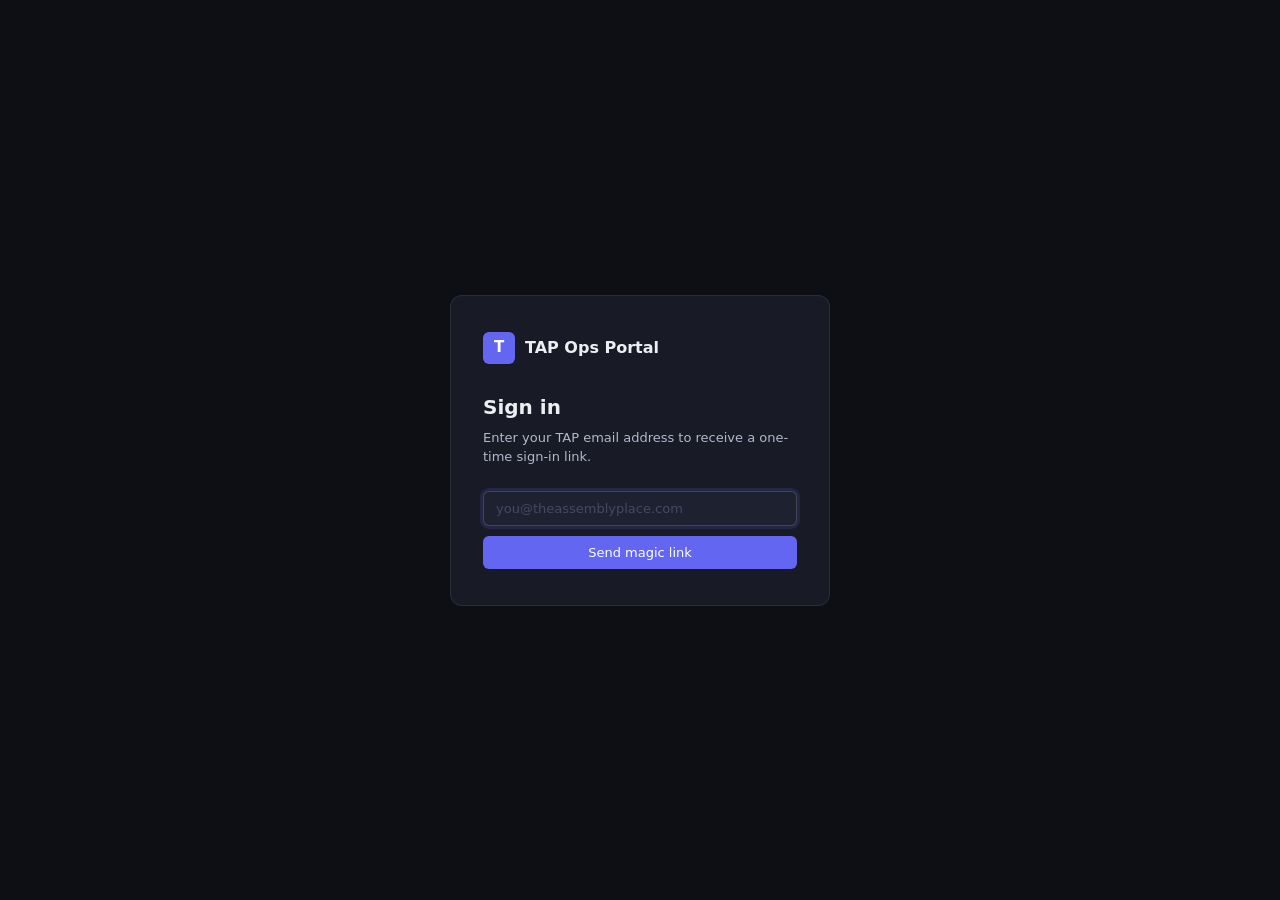
<file: portals/ops/frontend/index.html>
<!DOCTYPE html>
<html lang="en">
<head>
  <meta charset="utf-8" />
  <meta name="viewport" content="width=device-width, initial-scale=1" />
  <title>TAP — Live Ops Portal</title>
  <link rel="stylesheet" href="styles.css" />
</head>
<body>

<!-- ============================================================
     AUTH PAGE (shown when no valid session cookie)
     ============================================================ -->
<div id="auth-page" class="hidden" role="main" aria-label="Sign in">
  <div class="auth-card">
    <div class="auth-logo" aria-hidden="true">
      <div class="auth-logo-mark">T</div>
      <span class="auth-logo-text">TAP Ops Portal</span>
    </div>
    <h1>Sign in</h1>
    <p>Enter your TAP email address to receive a one-time sign-in link.</p>

    <div class="auth-input-wrap">
      <label for="auth-email" class="visually-hidden">Email address</label>
      <input
        type="email"
        id="auth-email"
        placeholder="you@theassemblyplace.com"
        autocomplete="email"
        aria-required="true"
      />
      <button
        id="btn-send-magic-link"
        class="btn-primary"
        type="button"
        aria-live="polite"
      >Send magic link</button>
    </div>

    <div id="auth-sent" class="auth-sent hidden" role="alert">
      Check your email — a sign-in link is on its way.
    </div>
    <div id="auth-error" class="auth-error hidden" role="alert"></div>
  </div>
</div>

<!-- ============================================================
     MAIN APP (shown when authenticated)
     ============================================================ -->
<div id="app" class="hidden">

  <!-- Top nav -->
  <nav class="topnav" role="navigation" aria-label="Top navigation">
    <div class="topnav-brand" aria-label="TAP Ops Portal">
      <div class="topnav-brand-mark" aria-hidden="true">T</div>
      Live Ops
    </div>

    <div class="topnav-spacer"></div>

    <span class="topnav-refresh" id="refresh-countdown" aria-live="polite" aria-atomic="true"></span>

    <button
      id="btn-audit-toggle"
      class="topnav-btn"
      aria-pressed="false"
      aria-label="Toggle bot audit dock"
    >
      <svg xmlns="http://www.w3.org/2000/svg" viewBox="0 0 16 16" fill="currentColor" aria-hidden="true">
        <path d="M8 1a2 2 0 0 1 2 2v.5h.5a2 2 0 0 1 2 2v.5h.5a1 1 0 0 1 1 1v4a1 1 0 0 1-1 1H3a1 1 0 0 1-1-1V7a1 1 0 0 1 1-1h.5V5.5a2 2 0 0 1 2-2H6V3a2 2 0 0 1 2-2zm0 1a1 1 0 0 0-1 1v.5h2V3a1 1 0 0 0-1-1zM5.5 4.5a1 1 0 0 0-1 1V6h7v-.5a1 1 0 0 0-1-1H5.5z"/>
      </svg>
      Bot Audit
    </button>
  </nav>

  <!-- Filter bar -->
  <div class="filters-bar" role="search" aria-label="Ticket filters">
    <label for="filter-service" class="visually-hidden">Service</label>
    <select id="filter-service" aria-label="Filter by service">
      <option value="">All Services</option>
    </select>

    <label for="filter-priority" class="visually-hidden">Priority</label>
    <select id="filter-priority" aria-label="Filter by priority">
      <option value="">All Priorities</option>
      <option value="high">High</option>
      <option value="mid">Mid</option>
      <option value="low">Low</option>
    </select>

    <label for="filter-status" class="visually-hidden">Status</label>
    <select id="filter-status" aria-label="Filter by status">
      <option value="">All Statuses</option>
      <option value="new">New</option>
      <option value="open">Open</option>
      <option value="in_progress">In Progress</option>
      <option value="resolved">Resolved</option>
      <option value="closed">Closed</option>
    </select>

    <label for="filter-property" class="visually-hidden">Property</label>
    <select id="filter-property" aria-label="Filter by property">
      <option value="">All Properties</option>
    </select>

    <label for="filter-area" class="visually-hidden">Area</label>
    <select id="filter-area" aria-label="Filter by area">
      <option value="">All Areas</option>
    </select>

    <label for="filter-assignee" class="visually-hidden">Assignee</label>
    <select id="filter-assignee" aria-label="Filter by assignee">
      <option value="">All Assignees</option>
    </select>

    <label for="filter-search" class="visually-hidden">Search tickets</label>
    <input
      type="search"
      id="filter-search"
      placeholder="Search tickets…"
      aria-label="Search tickets"
    />

    <div class="filters-spacer"></div>
    <span class="tickets-count" id="tickets-count" aria-live="polite"></span>
    <button class="btn-clear" id="btn-clear-filters" type="button">Clear filters</button>
  </div>

  <!-- Main content: table area -->
  <main class="main-content" id="main-content" role="main">
    <div class="table-wrap">

      <!-- Loading skeleton -->
      <div id="state-loading" class="hidden" aria-label="Loading tickets" aria-busy="true">
        <div id="skeleton-rows"></div>
      </div>

      <!-- Empty state -->
      <div id="state-empty" class="state-container hidden" role="status">
        <div class="state-icon" aria-hidden="true">📭</div>
        <div class="state-title">No tickets found</div>
        <div class="state-sub">Try clearing the filters or wait for new tickets.</div>
      </div>

      <!-- Error state -->
      <div id="state-error" class="state-container hidden" role="alert">
        <div class="state-icon" aria-hidden="true">⚠️</div>
        <div class="state-title">Failed to load tickets</div>
        <div class="state-sub" id="state-error-msg"></div>
        <button class="btn-secondary" id="btn-retry" type="button">Retry</button>
      </div>

      <!-- Tickets table -->
      <table
        class="tickets-table"
        id="tickets-table"
        role="grid"
        aria-label="Tickets"
        aria-rowcount="-1"
      >
        <thead>
          <tr>
            <th class="th-sortable" data-col="id"            scope="col" aria-sort="none">Ticket #</th>
            <th class="th-sortable" data-col="tenant"        scope="col" aria-sort="none">Tenant</th>
            <th class="th-sortable" data-col="property"      scope="col" aria-sort="none">Property</th>
            <th                     data-col="category"      scope="col">Category</th>
            <th class="th-sortable" data-col="priority"      scope="col" aria-sort="none">Priority</th>
            <th class="th-sortable" data-col="status"        scope="col" aria-sort="none">Status</th>
            <th class="th-sortable col-area" data-col="age"  scope="col" aria-sort="none">Age</th>
            <th class="th-sortable" data-col="last_update"   scope="col" aria-sort="none">Last Update</th>
            <th class="col-last-action"                      scope="col">Last Action By</th>
            <th                                              scope="col">Bot Pending?</th>
            <th                                              scope="col"><span class="visually-hidden">Actions</span></th>
          </tr>
        </thead>
        <tbody id="tickets-tbody" aria-live="polite"></tbody>
      </table>
    </div>
  </main>

  <!-- ============================================================
       TICKET DETAIL PANEL (slide-in from right)
       ============================================================ -->
  <aside
    id="detail-panel"
    class="detail-panel"
    role="dialog"
    aria-modal="true"
    aria-label="Ticket detail"
    aria-hidden="true"
  >
    <div class="detail-header">
      <div class="detail-header-main">
        <div class="detail-ticket-id" id="detail-ticket-id"></div>
        <h2 class="detail-title" id="detail-title"></h2>
        <div class="detail-meta" id="detail-meta"></div>
      </div>
      <button
        id="btn-close-detail"
        class="btn-close-panel"
        type="button"
        aria-label="Close ticket detail"
      >×</button>
    </div>

    <!-- History feed -->
    <div
      class="detail-history"
      id="detail-history"
      aria-label="Ticket history"
      aria-live="polite"
    ></div>

    <!-- Action area -->
    <div class="detail-actions" id="detail-actions">
      <!-- Bot draft (shown if pending) -->
      <div class="bot-draft-actions hidden" id="bot-draft-block" role="region" aria-label="Bot draft pending approval">
        <div class="bot-draft-label">⚡ Bot draft pending approval</div>
        <div class="bot-draft-text" id="bot-draft-text"></div>
        <div class="bot-draft-btns">
          <button class="btn-success" id="btn-approve-draft" type="button">Approve &amp; Send</button>
          <button class="btn-secondary" id="btn-edit-draft"  type="button">Edit &amp; Send</button>
          <button class="btn-danger"   id="btn-reject-draft" type="button">Discard</button>
        </div>
        <div class="hidden" id="edit-draft-area">
          <textarea id="edit-draft-textarea" rows="4" aria-label="Edit draft message"></textarea>
          <div class="action-pane-footer" style="margin-top:6px">
            <button class="btn-primary"    id="btn-send-edited-draft" type="button">Send edited</button>
            <button class="btn-secondary"  id="btn-cancel-edit-draft" type="button">Cancel</button>
          </div>
        </div>
      </div>

      <!-- Action tabs -->
      <div class="action-tabs" role="tablist" aria-label="Ticket actions">
        <button class="action-tab active" role="tab" data-tab="comment"  aria-selected="true"  aria-controls="tab-comment">Public comment</button>
        <button class="action-tab"        role="tab" data-tab="note"     aria-selected="false" aria-controls="tab-note">Internal note</button>
        <button class="action-tab"        role="tab" data-tab="status"   aria-selected="false" aria-controls="tab-status">Change status</button>
      </div>

      <!-- Tab: public comment -->
      <div class="action-pane" id="tab-comment" role="tabpanel" aria-label="Post public comment">
        <label for="comment-textarea" class="visually-hidden">Public comment text</label>
        <textarea
          id="comment-textarea"
          placeholder="Write a public comment visible to the tenant…"
          aria-required="true"
        ></textarea>
        <div class="action-pane-footer">
          <button class="btn-primary" id="btn-post-comment" type="button">Post comment</button>
        </div>
      </div>

      <!-- Tab: internal note -->
      <div class="action-pane hidden" id="tab-note" role="tabpanel" aria-label="Post internal note">
        <label for="note-textarea" class="visually-hidden">Internal note text</label>
        <textarea
          id="note-textarea"
          placeholder="Internal note — not visible to the tenant…"
          aria-required="true"
        ></textarea>
        <div class="action-pane-footer">
          <button class="btn-primary" id="btn-post-note" type="button">Post note</button>
        </div>
      </div>

      <!-- Tab: change status -->
      <div class="action-pane hidden" id="tab-status" role="tabpanel" aria-label="Change ticket status">
        <label for="status-select" class="visually-hidden">New status</label>
        <select id="status-select" aria-label="Select new status">
          <option value="new">New</option>
          <option value="open">Open</option>
          <option value="in_progress">In Progress</option>
          <option value="resolved">Resolved</option>
          <option value="closed">Closed</option>
        </select>
        <div class="action-pane-footer">
          <button class="btn-primary" id="btn-change-status" type="button">Update status</button>
        </div>
      </div>
    </div>
  </aside>

  <!-- ============================================================
       BOT AUDIT DOCK (right-side toggle panel)
       ============================================================ -->
  <aside
    id="audit-dock"
    class="audit-dock"
    role="complementary"
    aria-label="Bot audit log"
    aria-hidden="true"
  >
    <div class="dock-header">
      <div class="dock-title-row">
        <span class="dock-title">Bot Audit</span>
        <button
          id="btn-close-audit"
          class="btn-close-panel"
          type="button"
          aria-label="Close bot audit dock"
        >×</button>
      </div>
      <div class="dock-filters">
        <label for="audit-filter-ticket" class="visually-hidden">Filter by ticket</label>
        <input
          type="text"
          id="audit-filter-ticket"
          placeholder="Filter ticket…"
          aria-label="Filter audit by ticket"
        />
        <label for="audit-filter-rule" class="visually-hidden">Filter by rule</label>
        <input
          type="text"
          id="audit-filter-rule"
          placeholder="Filter rule…"
          aria-label="Filter audit by rule"
        />
        <label for="audit-filter-tier" class="visually-hidden">Filter by tier</label>
        <select id="audit-filter-tier" aria-label="Filter audit by tier">
          <option value="">All Tiers</option>
          <option value="1">Tier 1</option>
          <option value="2">Tier 2</option>
          <option value="3">Tier 3</option>
        </select>
      </div>
    </div>
    <div class="audit-list" id="audit-list" aria-label="Bot audit entries" aria-live="polite"></div>
  </aside>

  <!-- Toast container -->
  <div id="toast-container" class="toast-container" role="log" aria-live="polite" aria-label="Notifications"></div>

</div><!-- /#app -->

<script src="app.js"></script>
</body>
</html>
</file>
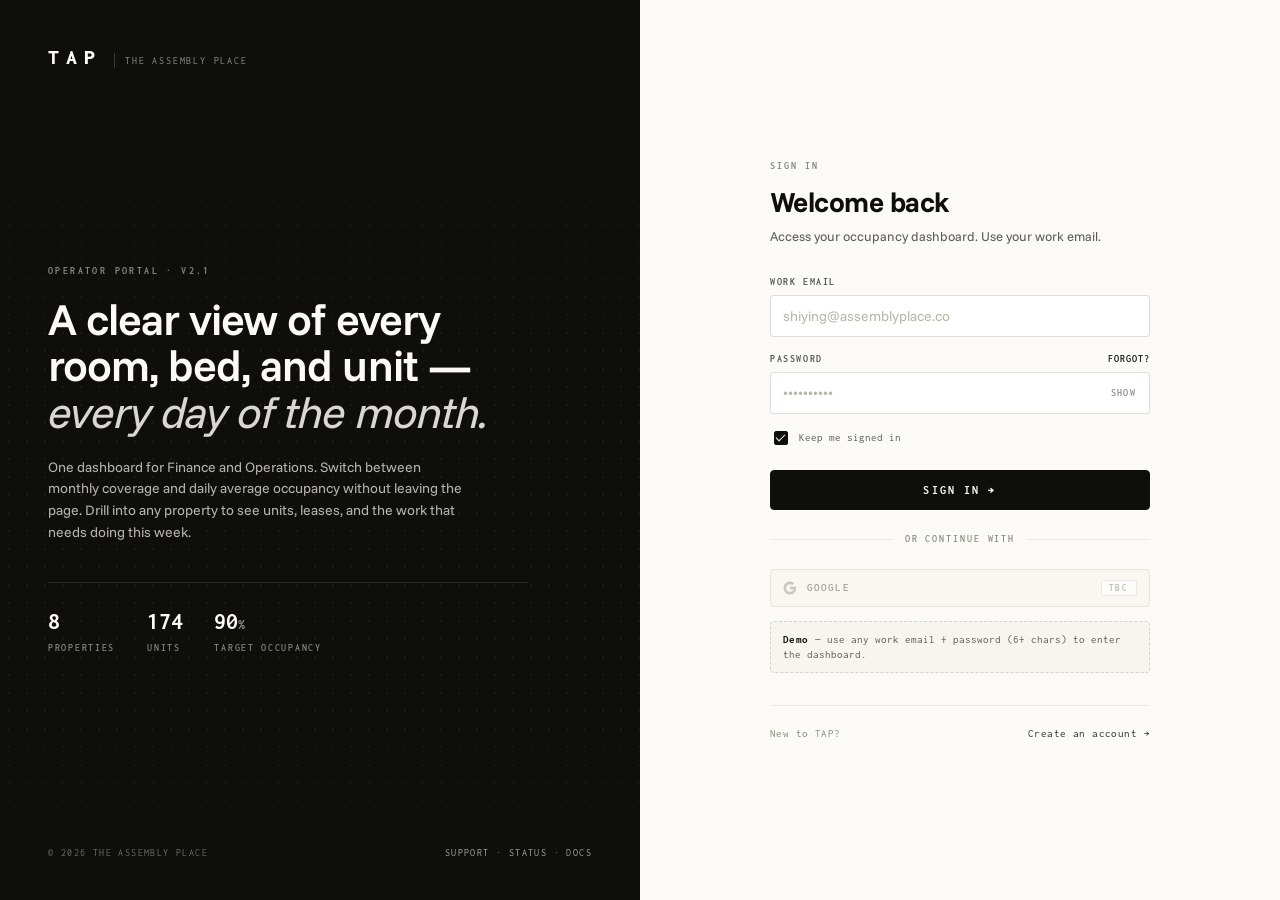
<file: dashboard/login.html>
<!DOCTYPE html>
<html lang="en">
<head>
  <meta charset="utf-8" />
  <meta name="viewport" content="width=device-width, initial-scale=1" />
  <title>Sign in · The Assembly Place</title>
  <link rel="stylesheet" href="styles.css" />
  <style>
    /* =========================================================
       Login page — split layout
       ========================================================= */
    .login {
      display: grid;
      grid-template-columns: 1fr 1fr;
      min-height: 100vh;
      background: var(--bg-0);
    }

    /* Brand panel (left) */
    .login__brand {
      background: var(--ink-1);
      color: var(--bg-0);
      padding: 40px 48px;
      display: flex;
      flex-direction: column;
      justify-content: space-between;
      position: relative;
      overflow: hidden;
    }
    .login__brand::before {
      content: "";
      position: absolute;
      inset: 0;
      background-image: radial-gradient(rgba(255,255,255,0.05) 1px, transparent 1px);
      background-size: 18px 18px;
      mask-image: linear-gradient(180deg, transparent 0%, black 40%, black 80%, transparent 100%);
      -webkit-mask-image: linear-gradient(180deg, transparent 0%, black 40%, black 80%, transparent 100%);
      pointer-events: none;
    }
    .login__brand-top,
    .login__brand-mid,
    .login__brand-bot { position: relative; z-index: 1; }
    .login__brand-top { display: flex; align-items: baseline; gap: 12px; }
    .login__wm {
      font-family: var(--font-mono);
      font-size: 22px;
      font-weight: 800;
      letter-spacing: 0.32em;
      text-transform: uppercase;
      color: var(--bg-0);
    }
    .login__wm-sub {
      font-family: var(--font-mono);
      font-size: 10px;
      letter-spacing: 0.18em;
      text-transform: uppercase;
      color: rgba(251,250,246,0.55);
      border-left: 1px solid rgba(255,255,255,0.18);
      padding-left: 10px;
    }
    .login__brand-mid { max-width: 480px; }
    .login__eyebrow {
      font-family: var(--font-mono);
      font-size: 10px;
      font-weight: 700;
      letter-spacing: 0.24em;
      text-transform: uppercase;
      color: rgba(251,250,246,0.50);
      margin-bottom: 18px;
    }
    .login__headline {
      font-family: var(--font-sans);
      font-size: 44px;
      font-weight: 600;
      letter-spacing: -0.022em;
      line-height: 1.05;
      color: var(--bg-0);
      margin: 0 0 22px;
      text-wrap: balance;
    }
    .login__headline em {
      font-style: italic;
      font-weight: 400;
      color: rgba(251,250,246,0.85);
    }
    .login__sub {
      font-family: var(--font-sans);
      font-size: 14px;
      color: rgba(251,250,246,0.70);
      line-height: 1.55;
      max-width: 420px;
      margin: 0;
    }
    .login__metrics {
      display: grid;
      grid-template-columns: repeat(3, max-content);
      gap: 32px;
      margin-top: 38px;
      padding-top: 26px;
      border-top: 1px solid rgba(255,255,255,0.10);
    }
    .login__metric .v {
      font-family: var(--font-mono);
      font-size: 24px;
      font-weight: 700;
      letter-spacing: -0.01em;
      font-variant-numeric: tabular-nums;
      color: var(--bg-0);
      line-height: 1;
      margin-bottom: 8px;
    }
    .login__metric .l {
      font-family: var(--font-mono);
      font-size: 9.5px;
      letter-spacing: 0.18em;
      text-transform: uppercase;
      color: rgba(251,250,246,0.50);
      font-weight: 600;
    }
    .login__brand-bot {
      display: flex;
      justify-content: space-between;
      align-items: flex-end;
      font-family: var(--font-mono);
      font-size: 10px;
      letter-spacing: 0.14em;
      text-transform: uppercase;
      color: rgba(251,250,246,0.40);
    }
    .login__brand-bot a { color: rgba(251,250,246,0.65); text-decoration: none; }
    .login__brand-bot a:hover { color: var(--bg-0); }

    /* Form panel (right) */
    .login__form-wrap {
      padding: 40px 48px;
      display: flex;
      flex-direction: column;
      justify-content: center;
      align-items: stretch;
    }
    .login__form {
      width: 100%;
      max-width: 380px;
      margin: 0 auto;
    }
    .login__form-eyebrow {
      font-family: var(--font-mono);
      font-size: 10px;
      letter-spacing: 0.20em;
      text-transform: uppercase;
      color: var(--ink-4);
      font-weight: 700;
      margin-bottom: 14px;
    }
    .login__form-title {
      font-family: var(--font-sans);
      font-size: 28px;
      font-weight: 700;
      letter-spacing: -0.018em;
      line-height: 1.1;
      color: var(--ink-1);
      margin: 0 0 8px;
    }
    .login__form-lede {
      font-size: 13px;
      color: var(--ink-3);
      margin: 0 0 28px;
      line-height: 1.55;
    }
    .login__field {
      display: flex;
      flex-direction: column;
      gap: 6px;
      margin-bottom: 14px;
    }
    .login__label {
      font-family: var(--font-mono);
      font-size: 10px;
      font-weight: 700;
      letter-spacing: 0.16em;
      text-transform: uppercase;
      color: var(--ink-3);
      display: flex;
      justify-content: space-between;
      align-items: baseline;
    }
    .login__label a {
      font-size: 10px;
      letter-spacing: 0.10em;
      color: var(--ink-1);
      text-transform: uppercase;
      text-decoration: none;
      font-weight: 600;
    }
    .login__label a:hover { text-decoration: underline; }
    .login__input {
      width: 100%;
      background: var(--card);
      border: 1px solid var(--line-strong);
      border-radius: var(--r-2);
      padding: 11px 12px;
      font-family: var(--font-sans);
      font-size: 14px;
      color: var(--ink-1);
      transition: border-color var(--dur-fast) var(--ease), box-shadow var(--dur-fast) var(--ease);
      outline: none;
    }
    .login__input::placeholder { color: var(--ink-5); }
    .login__input:focus {
      border-color: var(--line-contrast);
      box-shadow: var(--ring);
    }
    .login__input.is-error {
      border-color: var(--danger);
      box-shadow: 0 0 0 3px rgba(184,58,43,0.10);
    }
    .login__password { position: relative; }
    .login__pwd-toggle {
      position: absolute;
      right: 4px;
      top: 50%;
      transform: translateY(-50%);
      background: transparent;
      border: 0;
      cursor: pointer;
      padding: 6px 10px;
      font-family: var(--font-mono);
      font-size: 9.5px;
      letter-spacing: 0.14em;
      text-transform: uppercase;
      color: var(--ink-4);
      font-weight: 600;
    }
    .login__pwd-toggle:hover { color: var(--ink-1); }
    .login__row {
      display: flex;
      align-items: center;
      justify-content: space-between;
      margin: 6px 0 22px;
      font-family: var(--font-mono);
      font-size: 11px;
    }
    .login__check {
      display: flex;
      align-items: center;
      gap: 8px;
      cursor: pointer;
      color: var(--ink-3);
      user-select: none;
    }
    .login__check input {
      appearance: none;
      width: 14px;
      height: 14px;
      border: 1px solid var(--line-contrast);
      border-radius: 2px;
      background: var(--card);
      cursor: pointer;
      transition: background var(--dur-fast) var(--ease), border-color var(--dur-fast) var(--ease);
      position: relative;
    }
    .login__check input:checked { background: var(--ink-1); border-color: var(--ink-1); }
    .login__check input:checked::after {
      content: "";
      position: absolute;
      left: 3px; top: 0px;
      width: 4px; height: 8px;
      border: solid var(--bg-0);
      border-width: 0 1.5px 1.5px 0;
      transform: rotate(45deg);
    }
    .login__btn {
      width: 100%;
      font-family: var(--font-mono);
      font-size: 12px;
      font-weight: 700;
      letter-spacing: 0.18em;
      text-transform: uppercase;
      padding: 13px 16px;
      background: var(--ink-1);
      color: var(--bg-0);
      border: 1px solid var(--ink-1);
      border-radius: var(--r-2);
      cursor: pointer;
      transition: background var(--dur-fast) var(--ease), color var(--dur-fast) var(--ease);
      display: flex;
      justify-content: center;
      align-items: center;
      gap: 8px;
    }
    .login__btn:hover { background: transparent; color: var(--ink-1); }
    .login__btn:disabled { opacity: 0.5; cursor: wait; }
    .login__btn .arrow { transition: transform var(--dur-base) var(--ease); }
    .login__btn:hover .arrow { transform: translateX(3px); }
    .login__divider {
      display: flex;
      align-items: center;
      gap: 12px;
      margin: 22px 0;
      font-family: var(--font-mono);
      font-size: 9.5px;
      letter-spacing: 0.20em;
      text-transform: uppercase;
      color: var(--ink-4);
      font-weight: 600;
    }
    .login__divider::before,
    .login__divider::after {
      content: "";
      flex: 1;
      height: 1px;
      background: var(--line);
    }
    .login__sso { display: grid; gap: 8px; }
    .login__sso button {
      display: flex;
      align-items: center;
      justify-content: center;
      gap: 10px;
      padding: 10px 12px;
      background: var(--card);
      border: 1px solid var(--line-strong);
      border-radius: var(--r-2);
      font-family: var(--font-mono);
      font-size: 11px;
      font-weight: 600;
      letter-spacing: 0.10em;
      text-transform: uppercase;
      color: var(--ink-2);
      cursor: pointer;
      transition: background var(--dur-fast) var(--ease), border-color var(--dur-fast) var(--ease);
    }
    .login__sso button:hover {
      background: var(--bg-1);
      border-color: var(--line-contrast);
      color: var(--ink-1);
    }
    .login__sso svg { width: 14px; height: 14px; flex-shrink: 0; }
    .login__sso-disabled {
      cursor: not-allowed !important;
      opacity: 0.55;
      background: var(--bg-1) !important;
      color: var(--ink-3) !important;
    }
    .login__sso-disabled:hover {
      background: var(--bg-1) !important;
      border-color: var(--line-strong) !important;
      color: var(--ink-3) !important;
    }
    .login__sso-tbc {
      margin-left: auto;
      font-family: var(--font-mono);
      font-size: 9px;
      font-weight: 700;
      letter-spacing: 0.20em;
      padding: 2px 7px;
      border: 1px solid var(--line-strong);
      border-radius: 2px;
      color: var(--ink-4);
      background: var(--card);
    }
    .login__error {
      margin-top: 8px;
      font-family: var(--font-mono);
      font-size: 11px;
      color: var(--danger);
      display: flex;
      align-items: center;
      gap: 6px;
    }
    .login__foot {
      margin-top: 32px;
      padding-top: 20px;
      border-top: 1px solid var(--line);
      display: flex;
      justify-content: space-between;
      align-items: center;
      font-family: var(--font-mono);
      font-size: 10.5px;
      color: var(--ink-4);
      letter-spacing: 0.04em;
    }
    .login__foot a { color: var(--ink-2); text-decoration: none; }
    .login__foot a:hover { color: var(--ink-1); text-decoration: underline; }
    .login__hint {
      margin-top: 14px;
      padding: 10px 12px;
      border: 1px dashed var(--line-strong);
      border-radius: var(--r-2);
      background: var(--bg-1);
      font-family: var(--font-mono);
      font-size: 10.5px;
      color: var(--ink-3);
      line-height: 1.45;
    }
    .login__hint strong { color: var(--ink-1); font-weight: 700; letter-spacing: 0.04em; }

    @media (max-width: 900px) {
      .login { grid-template-columns: 1fr; }
      .login__brand { padding: 28px 24px; min-height: 240px; }
      .login__headline { font-size: 28px; }
      .login__metrics { gap: 20px; }
      .login__form-wrap { padding: 32px 24px 56px; }
    }
  </style>
</head>
<body>
  <main class="login">

    <!-- Brand panel -->
    <section class="login__brand">
      <div class="login__brand-top">
        <span class="login__wm">TAP</span>
        <span class="login__wm-sub">The Assembly Place</span>
      </div>

      <div class="login__brand-mid">
        <div class="login__eyebrow">Operator Portal · v2.1</div>
        <h1 class="login__headline">
          A clear view of every room, bed, and unit — <em>every day of the month.</em>
        </h1>
        <p class="login__sub">
          One dashboard for Finance and Operations. Switch between monthly coverage and daily average occupancy without leaving the page. Drill into any property to see units, leases, and the work that needs doing this week.
        </p>

        <div class="login__metrics">
          <div class="login__metric">
            <div class="v">8</div>
            <div class="l">Properties</div>
          </div>
          <div class="login__metric">
            <div class="v">174</div>
            <div class="l">Units</div>
          </div>
          <div class="login__metric">
            <div class="v">90<span style="font-size:14px;color:rgba(251,250,246,0.55)">%</span></div>
            <div class="l">Target Occupancy</div>
          </div>
        </div>
      </div>

      <div class="login__brand-bot">
        <span>© 2026 The Assembly Place</span>
        <span>
          <a href="#">Support</a> · <a href="#">Status</a> · <a href="#">Docs</a>
        </span>
      </div>
    </section>

    <!-- Form panel -->
    <section class="login__form-wrap">
      <form class="login__form" id="loginForm" novalidate>
        <div class="login__form-eyebrow">Sign in</div>
        <h2 class="login__form-title">Welcome back</h2>
        <p class="login__form-lede">Access your occupancy dashboard. Use your work email.</p>

        <div class="login__field">
          <label class="login__label" for="email"><span>Work Email</span></label>
          <input type="email" id="email" class="login__input"
                 placeholder="shiying@assemblyplace.co"
                 autocomplete="email" required />
        </div>

        <div class="login__field">
          <label class="login__label" for="password">
            <span>Password</span>
            <a href="#" id="forgotLink">Forgot?</a>
          </label>
          <div class="login__password">
            <input type="password" id="password" class="login__input"
                   placeholder="••••••••••"
                   autocomplete="current-password" required />
            <button type="button" class="login__pwd-toggle" id="pwdToggle" aria-label="Show password">Show</button>
          </div>
        </div>

        <div id="errorBox"></div>

        <div class="login__row">
          <label class="login__check">
            <input type="checkbox" id="remember" checked />
            <span>Keep me signed in</span>
          </label>
        </div>

        <button class="login__btn" type="submit" id="signinBtn">
          <span id="btnLabel">Sign in</span>
          <span class="arrow" aria-hidden="true">→</span>
        </button>

        <div class="login__divider">or continue with</div>

        <div class="login__sso">
          <button type="button" class="login__sso-disabled" disabled aria-disabled="true" title="Coming soon">
            <svg viewBox="0 0 24 24" aria-hidden="true">
              <path fill="currentColor" opacity="0.55" d="M22.56 12.25c0-.78-.07-1.53-.2-2.25H12v4.26h5.92c-.26 1.37-1.04 2.53-2.21 3.31v2.77h3.57c2.08-1.92 3.28-4.74 3.28-8.09z M12 23c2.97 0 5.46-.98 7.28-2.66l-3.57-2.77c-.99.66-2.23 1.06-3.71 1.06-2.86 0-5.29-1.93-6.16-4.53H2.18v2.84A11 11 0 0 0 12 23z M5.84 14.09a6.6 6.6 0 0 1 0-4.18V7.07H2.18a11 11 0 0 0 0 9.86l3.66-2.84z M12 5.38c1.62 0 3.06.56 4.21 1.64l3.15-3.15C17.45 2.09 14.97 1 12 1 7.7 1 3.99 3.47 2.18 7.07l3.66 2.84C6.71 7.31 9.14 5.38 12 5.38z" />
            </svg>
            <span>Google</span>
            <span class="login__sso-tbc">TBC</span>
          </button>
        </div>

        <div class="login__hint">
          <strong>Demo</strong> — use any work email + password (6+ chars) to enter the dashboard.
        </div>

        <div class="login__foot">
          <span>New to TAP?</span>
          <a href="signup.html">Create an account →</a>
        </div>
      </form>
    </section>

  </main>

  <script>
    (function () {
      const form     = document.getElementById("loginForm");
      const email    = document.getElementById("email");
      const password = document.getElementById("password");
      const btn      = document.getElementById("signinBtn");
      const btnLabel = document.getElementById("btnLabel");
      const errorBox = document.getElementById("errorBox");
      const pwdToggle= document.getElementById("pwdToggle");

      // Restore stored email if "remember me" was on last time
      const stored = localStorage.getItem("tap.email");
      if (stored) email.value = stored;

      // Show / hide password
      pwdToggle.addEventListener("click", () => {
        const showing = password.type === "text";
        password.type = showing ? "password" : "text";
        pwdToggle.textContent = showing ? "Show" : "Hide";
      });

      // Clear errors on input
      [email, password].forEach(el => el.addEventListener("input", () => {
        el.classList.remove("is-error");
        errorBox.innerHTML = "";
      }));

      function showError(msg) {
        errorBox.innerHTML = `<div class="login__error">⚠ ${msg}</div>`;
      }

      function isEmail(v) { return /^[^\s@]+@[^\s@]+\.[^\s@]+$/.test(v); }

      form.addEventListener("submit", (e) => {
        e.preventDefault();
        const eml = email.value.trim();
        const pwd = password.value;
        let hasErr = false;
        email.classList.remove("is-error");
        password.classList.remove("is-error");

        if (!isEmail(eml)) {
          email.classList.add("is-error");
          showError("Please enter a valid work email address.");
          email.focus();
          hasErr = true;
        } else if (pwd.length < 6) {
          password.classList.add("is-error");
          showError("Password must be at least 6 characters.");
          password.focus();
          hasErr = true;
        }
        if (hasErr) return;

        if (document.getElementById("remember").checked) {
          localStorage.setItem("tap.email", eml);
        } else {
          localStorage.removeItem("tap.email");
        }

        btn.disabled = true;
        let dots = 0;
        const timer = setInterval(() => {
          dots = (dots + 1) % 4;
          btnLabel.textContent = "Signing in" + ".".repeat(dots);
        }, 250);
        setTimeout(() => {
          clearInterval(timer);
          window.location.href = "/dashboard/";
        }, 900);
      });

      // Forgot password — inline confirmation (no real email sent)
      document.getElementById("forgotLink").addEventListener("click", (e) => {
        e.preventDefault();
        const eml = email.value.trim();
        if (!isEmail(eml)) {
          email.classList.add("is-error");
          showError("Enter your email above first, then click Forgot.");
          email.focus();
          return;
        }
        errorBox.innerHTML = `<div class="login__error" style="color:var(--ink-2)">→ Reset link sent to <strong>${eml}</strong> (demo).</div>`;
      });
    })();
  </script>
</body>
</html>
</file>
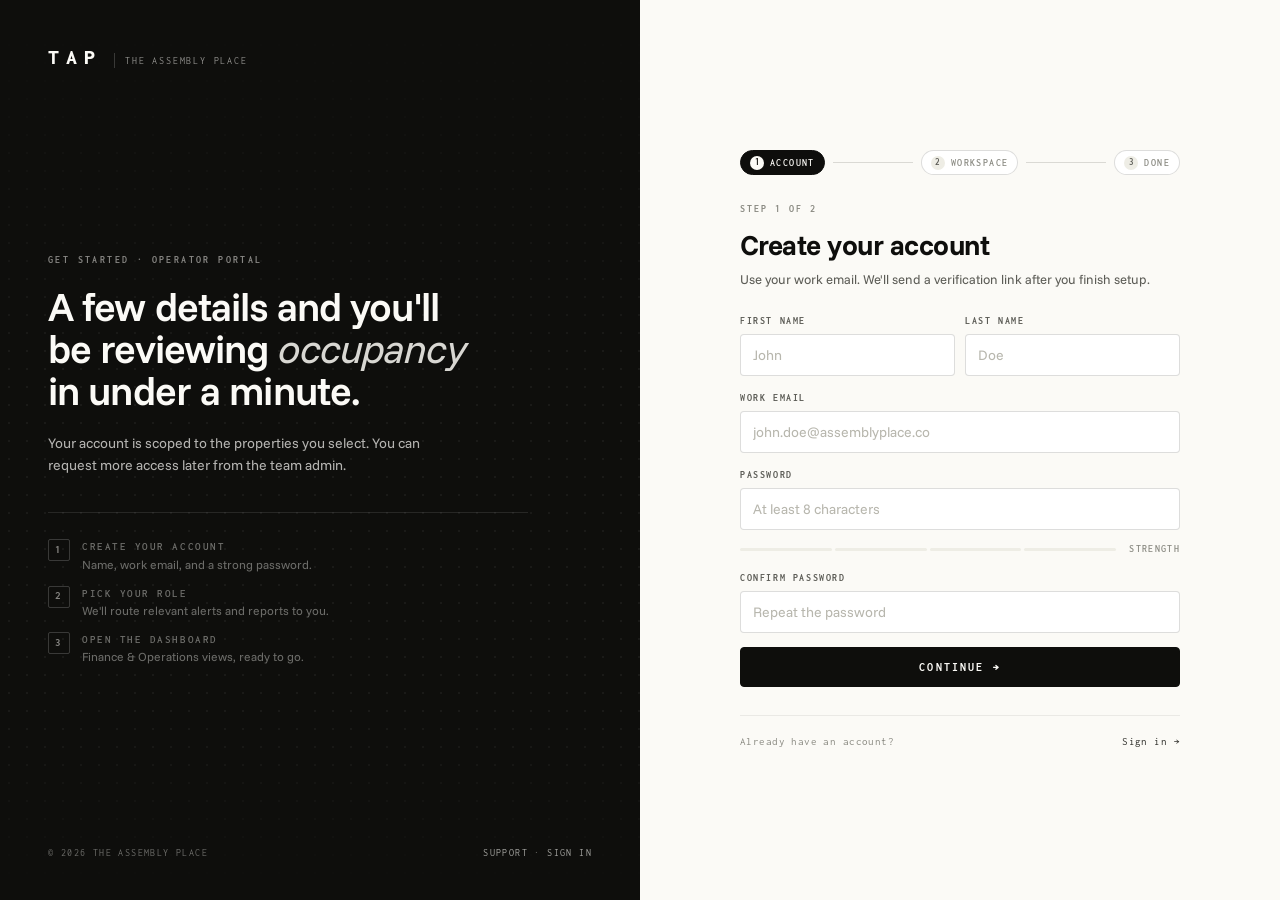
<file: dashboard/signup.html>
<!DOCTYPE html>
<html lang="en">
<head>
  <meta charset="utf-8" />
  <meta name="viewport" content="width=device-width, initial-scale=1" />
  <title>Create account · The Assembly Place</title>
  <link rel="stylesheet" href="styles.css" />
  <style>
    .login {
      display: grid;
      grid-template-columns: 1fr 1fr;
      min-height: 100vh;
      background: var(--bg-0);
    }
    .login__brand {
      background: var(--ink-1);
      color: var(--bg-0);
      padding: 40px 48px;
      display: flex;
      flex-direction: column;
      justify-content: space-between;
      position: relative;
      overflow: hidden;
    }
    .login__brand::before {
      content: "";
      position: absolute;
      inset: 0;
      background-image: radial-gradient(rgba(255,255,255,0.05) 1px, transparent 1px);
      background-size: 18px 18px;
      mask-image: linear-gradient(180deg, transparent 0%, black 40%, black 80%, transparent 100%);
      -webkit-mask-image: linear-gradient(180deg, transparent 0%, black 40%, black 80%, transparent 100%);
      pointer-events: none;
    }
    .login__brand-top, .login__brand-mid, .login__brand-bot { position: relative; z-index: 1; }
    .login__brand-top { display: flex; align-items: baseline; gap: 12px; }
    .login__wm {
      font-family: var(--font-mono);
      font-size: 22px;
      font-weight: 800;
      letter-spacing: 0.32em;
      text-transform: uppercase;
      color: var(--bg-0);
    }
    .login__wm-sub {
      font-family: var(--font-mono);
      font-size: 10px;
      letter-spacing: 0.18em;
      text-transform: uppercase;
      color: rgba(251,250,246,0.55);
      border-left: 1px solid rgba(255,255,255,0.18);
      padding-left: 10px;
    }
    .login__brand-mid { max-width: 480px; }
    .login__eyebrow {
      font-family: var(--font-mono);
      font-size: 10px;
      font-weight: 700;
      letter-spacing: 0.24em;
      text-transform: uppercase;
      color: rgba(251,250,246,0.50);
      margin-bottom: 18px;
    }
    .login__headline {
      font-family: var(--font-sans);
      font-size: 40px;
      font-weight: 600;
      letter-spacing: -0.022em;
      line-height: 1.05;
      color: var(--bg-0);
      margin: 0 0 22px;
      text-wrap: balance;
    }
    .login__headline em { font-style: italic; font-weight: 400; color: rgba(251,250,246,0.85); }
    .login__sub {
      font-family: var(--font-sans);
      font-size: 14px;
      color: rgba(251,250,246,0.70);
      line-height: 1.55;
      max-width: 420px;
      margin: 0;
    }

    /* Onboarding checklist */
    .ob-checklist {
      margin-top: 36px;
      padding-top: 26px;
      border-top: 1px solid rgba(255,255,255,0.10);
      display: flex;
      flex-direction: column;
      gap: 12px;
    }
    .ob-checklist__row {
      display: grid;
      grid-template-columns: 22px 1fr;
      gap: 12px;
      align-items: flex-start;
    }
    .ob-checklist__num {
      font-family: var(--font-mono);
      font-size: 11px;
      font-weight: 700;
      letter-spacing: 0.10em;
      color: rgba(251,250,246,0.50);
      border: 1px solid rgba(255,255,255,0.18);
      width: 22px;
      height: 22px;
      display: grid;
      place-items: center;
      border-radius: 2px;
      font-variant-numeric: tabular-nums;
    }
    .ob-checklist__row.is-active .ob-checklist__num {
      background: var(--bg-0); color: var(--ink-1); border-color: var(--bg-0); font-weight: 800;
    }
    .ob-checklist__row.is-done .ob-checklist__num {
      background: rgba(47,125,91,0.18);
      color: rgba(251,250,246,0.90);
      border-color: rgba(47,125,91,0.40);
    }
    .ob-checklist__row.is-done .ob-checklist__num::before { content: "✓"; }
    .ob-checklist__row.is-done .ob-checklist__num span { display: none; }
    .ob-checklist__label {
      font-family: var(--font-mono);
      font-size: 11px;
      font-weight: 600;
      letter-spacing: 0.14em;
      text-transform: uppercase;
      color: rgba(251,250,246,0.90);
      line-height: 1.4;
    }
    .ob-checklist__hint {
      font-family: var(--font-sans);
      font-size: 12px;
      color: rgba(251,250,246,0.55);
      margin-top: 2px;
      line-height: 1.4;
    }
    .ob-checklist__row:not(.is-active):not(.is-done) .ob-checklist__label,
    .ob-checklist__row:not(.is-active):not(.is-done) .ob-checklist__hint { color: rgba(251,250,246,0.40); }

    .login__brand-bot {
      display: flex;
      justify-content: space-between;
      align-items: flex-end;
      font-family: var(--font-mono);
      font-size: 10px;
      letter-spacing: 0.14em;
      text-transform: uppercase;
      color: rgba(251,250,246,0.40);
    }
    .login__brand-bot a { color: rgba(251,250,246,0.65); text-decoration: none; }
    .login__brand-bot a:hover { color: var(--bg-0); }

    /* Form side */
    .login__form-wrap {
      padding: 40px 48px;
      display: flex;
      flex-direction: column;
      justify-content: center;
    }
    .login__form {
      width: 100%;
      max-width: 440px;
      margin: 0 auto;
    }
    .login__form-eyebrow {
      font-family: var(--font-mono);
      font-size: 10px;
      letter-spacing: 0.20em;
      text-transform: uppercase;
      color: var(--ink-4);
      font-weight: 700;
      margin-bottom: 14px;
    }
    .login__form-title {
      font-family: var(--font-sans);
      font-size: 28px;
      font-weight: 700;
      letter-spacing: -0.018em;
      line-height: 1.1;
      color: var(--ink-1);
      margin: 0 0 8px;
    }
    .login__form-lede {
      font-size: 13px;
      color: var(--ink-3);
      margin: 0 0 24px;
      line-height: 1.55;
    }

    /* Stepper */
    .stepper {
      display: flex;
      align-items: center;
      gap: 8px;
      margin-bottom: 26px;
      font-family: var(--font-mono);
      font-size: 10px;
      letter-spacing: 0.14em;
      text-transform: uppercase;
      color: var(--ink-4);
      font-weight: 600;
    }
    .stepper__pill {
      display: flex;
      align-items: center;
      gap: 6px;
      padding: 4px 9px;
      border: 1px solid var(--line-strong);
      border-radius: 999px;
      background: var(--card);
    }
    .stepper__pill .n {
      font-weight: 700;
      width: 14px;
      height: 14px;
      display: grid;
      place-items: center;
      border-radius: 50%;
      background: var(--bg-2);
      color: var(--ink-3);
      font-size: 9px;
      letter-spacing: 0;
    }
    .stepper__pill.is-active {
      background: var(--ink-1);
      color: var(--bg-0);
      border-color: var(--ink-1);
    }
    .stepper__pill.is-active .n { background: var(--bg-0); color: var(--ink-1); }
    .stepper__pill.is-done .n { background: var(--occ); color: var(--bg-0); }
    .stepper__pill.is-done .n::before { content: "✓"; }
    .stepper__pill.is-done .n span { display: none; }
    .stepper__line { flex: 1; height: 1px; background: var(--line-strong); }

    /* Fields */
    .login__field {
      display: flex;
      flex-direction: column;
      gap: 6px;
      margin-bottom: 14px;
    }
    .login__field-row {
      display: grid;
      grid-template-columns: 1fr 1fr;
      gap: 10px;
    }
    .login__label {
      font-family: var(--font-mono);
      font-size: 10px;
      font-weight: 700;
      letter-spacing: 0.16em;
      text-transform: uppercase;
      color: var(--ink-3);
      display: flex;
      justify-content: space-between;
      align-items: baseline;
    }
    .login__label-hint {
      font-family: var(--font-mono);
      font-size: 9.5px;
      color: var(--ink-4);
      letter-spacing: 0.08em;
      font-weight: 500;
      text-transform: none;
    }
    .login__input, .login__select {
      width: 100%;
      background: var(--card);
      border: 1px solid var(--line-strong);
      border-radius: var(--r-2);
      padding: 11px 12px;
      font-family: var(--font-sans);
      font-size: 14px;
      color: var(--ink-1);
      transition: border-color var(--dur-fast) var(--ease), box-shadow var(--dur-fast) var(--ease);
      outline: none;
    }
    .login__input::placeholder { color: var(--ink-5); }
    .login__input:focus, .login__select:focus {
      border-color: var(--line-contrast);
      box-shadow: var(--ring);
    }
    .login__input.is-error, .login__select.is-error {
      border-color: var(--danger);
      box-shadow: 0 0 0 3px rgba(184,58,43,0.10);
    }

    /* Password strength */
    .pwd-strength {
      display: flex;
      align-items: center;
      gap: 8px;
      margin-top: 6px;
    }
    .pwd-strength__bars { display: flex; gap: 3px; flex: 1; }
    .pwd-strength__bar {
      flex: 1;
      height: 3px;
      background: var(--bg-2);
      border-radius: 2px;
      transition: background var(--dur-fast) var(--ease);
    }
    .pwd-strength__bar.is-on { background: var(--ink-3); }
    .pwd-strength.is-1 .pwd-strength__bar.is-on { background: var(--danger); }
    .pwd-strength.is-2 .pwd-strength__bar.is-on { background: var(--warn); }
    .pwd-strength.is-3 .pwd-strength__bar.is-on { background: #BFA53A; }
    .pwd-strength.is-4 .pwd-strength__bar.is-on { background: var(--good); }
    .pwd-strength__label {
      font-family: var(--font-mono);
      font-size: 9.5px;
      letter-spacing: 0.14em;
      text-transform: uppercase;
      color: var(--ink-4);
      min-width: 56px;
      text-align: right;
      font-weight: 600;
    }

    /* Role cards */
    .roles { display: grid; grid-template-columns: 1fr 1fr; gap: 8px; margin-bottom: 18px; }
    .role {
      display: flex;
      flex-direction: column;
      gap: 4px;
      padding: 14px;
      background: var(--card);
      border: 1px solid var(--line-strong);
      border-radius: var(--r-2);
      cursor: pointer;
      transition: background var(--dur-fast) var(--ease), border-color var(--dur-fast) var(--ease);
      text-align: left;
      font-family: inherit;
    }
    .role:hover { background: var(--bg-1); border-color: var(--line-contrast); }
    .role input { position: absolute; opacity: 0; pointer-events: none; }
    .role__name {
      font-family: var(--font-sans);
      font-size: 13px;
      font-weight: 600;
      color: var(--ink-1);
      letter-spacing: -0.005em;
      display: flex;
      align-items: center;
      gap: 8px;
    }
    .role__icon {
      width: 14px; height: 14px;
      border-radius: 3px;
      border: 1.5px solid var(--line-contrast);
      flex-shrink: 0;
      position: relative;
      background: var(--card);
    }
    .role.is-selected { background: rgba(14,14,12,0.04); border-color: var(--ink-1); box-shadow: 0 0 0 1px var(--ink-1); }
    .role.is-selected .role__icon { background: var(--ink-1); border-color: var(--ink-1); }
    .role.is-selected .role__icon::after {
      content: "";
      position: absolute;
      left: 3px; top: 1px;
      width: 4px; height: 7px;
      border: solid var(--bg-0);
      border-width: 0 1.5px 1.5px 0;
      transform: rotate(45deg);
    }
    .role__hint { font-family: var(--font-mono); font-size: 10.5px; color: var(--ink-4); letter-spacing: 0.04em; line-height: 1.4; }

    /* Property list */
    .props {
      display: flex;
      flex-direction: column;
      border: 1px solid var(--line-strong);
      border-radius: var(--r-2);
      background: var(--card);
      max-height: 200px;
      overflow-y: auto;
      margin-bottom: 8px;
    }
    .props__row {
      display: flex;
      align-items: center;
      gap: 10px;
      padding: 9px 14px;
      border-bottom: 1px solid var(--line);
      cursor: pointer;
      font-family: var(--font-mono);
      font-size: 12px;
      color: var(--ink-2);
    }
    .props__row:last-child { border-bottom: 0; }
    .props__row:hover { background: var(--bg-1); }
    .props__row input {
      appearance: none;
      width: 13px; height: 13px;
      border: 1px solid var(--line-contrast);
      border-radius: 2px;
      background: var(--card);
      position: relative;
      cursor: pointer;
      flex-shrink: 0;
    }
    .props__row input:checked { background: var(--ink-1); border-color: var(--ink-1); }
    .props__row input:checked::after {
      content: ""; position: absolute;
      left: 3px; top: 0px;
      width: 4px; height: 7px;
      border: solid var(--bg-0);
      border-width: 0 1.5px 1.5px 0;
      transform: rotate(45deg);
    }
    .props__row .meta {
      margin-left: auto;
      font-size: 10px;
      letter-spacing: 0.10em;
      text-transform: uppercase;
      color: var(--ink-4);
      font-weight: 600;
    }
    .props__bulk {
      font-family: var(--font-mono);
      font-size: 10px;
      letter-spacing: 0.10em;
      text-transform: uppercase;
      color: var(--ink-3);
      background: transparent;
      border: 0;
      cursor: pointer;
      padding: 4px 0;
      font-weight: 600;
    }
    .props__bulk:hover { color: var(--ink-1); }

    /* Terms */
    .login__check {
      display: flex;
      align-items: flex-start;
      gap: 10px;
      cursor: pointer;
      color: var(--ink-2);
      user-select: none;
      font-family: var(--font-sans);
      font-size: 12px;
      line-height: 1.5;
      margin: 6px 0 20px;
    }
    .login__check input {
      appearance: none;
      width: 14px; height: 14px;
      border: 1px solid var(--line-contrast);
      border-radius: 2px;
      background: var(--card);
      cursor: pointer;
      position: relative;
      margin-top: 2px;
      flex-shrink: 0;
    }
    .login__check input:checked { background: var(--ink-1); border-color: var(--ink-1); }
    .login__check input:checked::after {
      content: ""; position: absolute;
      left: 3px; top: 0px;
      width: 4px; height: 8px;
      border: solid var(--bg-0);
      border-width: 0 1.5px 1.5px 0;
      transform: rotate(45deg);
    }
    .login__check a { color: var(--ink-1); text-decoration: underline; text-underline-offset: 2px; }

    /* Buttons */
    .login__btn {
      font-family: var(--font-mono);
      font-size: 12px;
      font-weight: 700;
      letter-spacing: 0.18em;
      text-transform: uppercase;
      padding: 13px 16px;
      background: var(--ink-1);
      color: var(--bg-0);
      border: 1px solid var(--ink-1);
      border-radius: var(--r-2);
      cursor: pointer;
      transition: background var(--dur-fast) var(--ease), color var(--dur-fast) var(--ease);
      display: flex;
      justify-content: center;
      align-items: center;
      gap: 8px;
    }
    .login__btn:hover { background: transparent; color: var(--ink-1); }
    .login__btn:disabled { opacity: 0.5; cursor: wait; }
    .login__btn .arrow { transition: transform var(--dur-base) var(--ease); }
    .login__btn:hover .arrow { transform: translateX(3px); }
    .login__btn--ghost {
      background: transparent;
      color: var(--ink-2);
      border-color: var(--line-strong);
    }
    .login__btn--ghost:hover { background: var(--bg-1); color: var(--ink-1); border-color: var(--line-contrast); }
    .nav-row { display: grid; grid-template-columns: auto 1fr; gap: 8px; margin-top: 8px; }
    .nav-row .login__btn { width: 100%; }
    .login__error {
      margin-top: 8px;
      font-family: var(--font-mono);
      font-size: 11px;
      color: var(--danger);
      display: flex;
      align-items: center;
      gap: 6px;
    }
    .login__foot {
      margin-top: 28px;
      padding-top: 18px;
      border-top: 1px solid var(--line);
      display: flex;
      justify-content: space-between;
      align-items: center;
      font-family: var(--font-mono);
      font-size: 10.5px;
      color: var(--ink-4);
      letter-spacing: 0.04em;
    }
    .login__foot a { color: var(--ink-2); text-decoration: none; }
    .login__foot a:hover { color: var(--ink-1); text-decoration: underline; }

    /* Step transitions */
    .step { display: none; }
    .step.is-active { display: block; opacity: 1; animation: fadeIn 240ms var(--ease) both; }
    @keyframes fadeIn {
      from { opacity: 0; transform: translateY(4px); }
      to   { opacity: 1; transform: translateY(0); }
    }

    /* Done state */
    .done { text-align: center; padding: 20px 0 8px; }
    .done__icon {
      width: 56px; height: 56px;
      border-radius: 50%;
      background: var(--good-tint);
      color: var(--good);
      display: grid;
      place-items: center;
      margin: 0 auto 18px;
      font-size: 24px;
      font-weight: 700;
      border: 1px solid rgba(47,125,91,0.30);
    }
    .done__h { font-family: var(--font-sans); font-size: 24px; font-weight: 700; letter-spacing: -0.018em; color: var(--ink-1); margin: 0 0 8px; }
    .done__p { font-size: 13px; color: var(--ink-3); margin: 0 0 24px; line-height: 1.55; }
    .done__summary {
      text-align: left;
      background: var(--bg-1);
      border: 1px solid var(--line);
      border-radius: var(--r-2);
      padding: 14px 16px;
      margin-bottom: 18px;
      font-family: var(--font-mono);
      font-size: 12px;
      display: grid;
      grid-template-columns: 110px 1fr;
      gap: 6px 14px;
    }
    .done__summary dt { color: var(--ink-4); font-size: 10px; letter-spacing: 0.14em; text-transform: uppercase; font-weight: 700; }
    .done__summary dd { margin: 0; color: var(--ink-1); font-variant-numeric: tabular-nums; }

    @media (max-width: 900px) {
      .login { grid-template-columns: 1fr; }
      .login__brand { padding: 28px 24px; }
      .login__headline { font-size: 26px; }
      .login__form-wrap { padding: 32px 24px 56px; }
      .roles { grid-template-columns: 1fr; }
      .login__field-row { grid-template-columns: 1fr; }
    }
  </style>
</head>
<body>
  <main class="login">

    <!-- Brand panel -->
    <section class="login__brand">
      <div class="login__brand-top">
        <span class="login__wm">TAP</span>
        <span class="login__wm-sub">The Assembly Place</span>
      </div>

      <div class="login__brand-mid">
        <div class="login__eyebrow">Get started · Operator portal</div>
        <h1 class="login__headline">
          A few details and you'll be reviewing <em>occupancy</em> in under a minute.
        </h1>
        <p class="login__sub">
          Your account is scoped to the properties you select. You can request more access later from the team admin.
        </p>

        <div class="ob-checklist">
          <div class="ob-checklist__row" id="brandStep1">
            <span class="ob-checklist__num"><span>1</span></span>
            <div>
              <div class="ob-checklist__label">Create your account</div>
              <div class="ob-checklist__hint">Name, work email, and a strong password.</div>
            </div>
          </div>
          <div class="ob-checklist__row" id="brandStep2">
            <span class="ob-checklist__num"><span>2</span></span>
            <div>
              <div class="ob-checklist__label">Pick your role</div>
              <div class="ob-checklist__hint">We'll route relevant alerts and reports to you.</div>
            </div>
          </div>
          <div class="ob-checklist__row" id="brandStep3">
            <span class="ob-checklist__num"><span>3</span></span>
            <div>
              <div class="ob-checklist__label">Open the dashboard</div>
              <div class="ob-checklist__hint">Finance &amp; Operations views, ready to go.</div>
            </div>
          </div>
        </div>
      </div>

      <div class="login__brand-bot">
        <span>© 2026 The Assembly Place</span>
        <span><a href="#">Support</a> · <a href="login.html">Sign in</a></span>
      </div>
    </section>

    <!-- Form panel -->
    <section class="login__form-wrap">
      <form class="login__form" id="signupForm" novalidate>

        <!-- Stepper -->
        <div class="stepper" id="stepper">
          <span class="stepper__pill is-active" data-step="1"><span class="n"><span>1</span></span> Account</span>
          <span class="stepper__line"></span>
          <span class="stepper__pill" data-step="2"><span class="n"><span>2</span></span> Workspace</span>
          <span class="stepper__line"></span>
          <span class="stepper__pill" data-step="3"><span class="n"><span>3</span></span> Done</span>
        </div>

        <!-- STEP 1 -->
        <div class="step is-active" data-step="1">
          <div class="login__form-eyebrow">Step 1 of 2</div>
          <h2 class="login__form-title">Create your account</h2>
          <p class="login__form-lede">Use your work email. We'll send a verification link after you finish setup.</p>

          <div class="login__field-row">
            <div class="login__field">
              <label class="login__label" for="firstName">First name</label>
              <input id="firstName" class="login__input" type="text" placeholder="John" autocomplete="given-name" required />
            </div>
            <div class="login__field">
              <label class="login__label" for="lastName">Last name</label>
              <input id="lastName" class="login__input" type="text" placeholder="Doe" autocomplete="family-name" required />
            </div>
          </div>

          <div class="login__field">
            <label class="login__label" for="email">Work Email</label>
            <input id="email" class="login__input" type="email" placeholder="john.doe@assemblyplace.co" autocomplete="email" required />
          </div>

          <div class="login__field">
            <label class="login__label" for="password">Password</label>
            <input id="password" class="login__input" type="password" placeholder="At least 8 characters" autocomplete="new-password" required />
            <div class="pwd-strength" id="pwdStrength">
              <div class="pwd-strength__bars">
                <div class="pwd-strength__bar"></div>
                <div class="pwd-strength__bar"></div>
                <div class="pwd-strength__bar"></div>
                <div class="pwd-strength__bar"></div>
              </div>
              <div class="pwd-strength__label" id="pwdStrengthLabel">Strength</div>
            </div>
          </div>

          <div class="login__field">
            <label class="login__label" for="confirm">Confirm password</label>
            <input id="confirm" class="login__input" type="password" placeholder="Repeat the password" autocomplete="new-password" required />
          </div>

          <div id="errorBox1"></div>

          <div class="nav-row" style="grid-template-columns: 1fr;">
            <button class="login__btn" type="button" id="toStep2">
              <span>Continue</span>
              <span class="arrow" aria-hidden="true">→</span>
            </button>
          </div>

          <div class="login__foot">
            <span>Already have an account?</span>
            <a href="login.html">Sign in →</a>
          </div>
        </div>

        <!-- STEP 2 -->
        <div class="step" data-step="2">
          <div class="login__form-eyebrow">Step 2 of 2</div>
          <h2 class="login__form-title">Your workspace</h2>
          <p class="login__form-lede">Choose your role. All properties are included by default — an admin will confirm your access.</p>

          <div class="login__field">
            <label class="login__label">Your role</label>
            <div class="roles" role="radiogroup">
              <button type="button" class="role is-selected" data-role="ops" role="radio" aria-checked="true">
                <input type="radio" name="role" value="ops" checked />
                <span class="role__name"><span class="role__icon"></span>Operations</span>
                <span class="role__hint">Daily occupancy, vacancies, move-outs.</span>
              </button>
              <button type="button" class="role" data-role="finance" role="radio" aria-checked="false">
                <input type="radio" name="role" value="finance" />
                <span class="role__name"><span class="role__icon"></span>Finance</span>
                <span class="role__hint">Monthly close, revenue, finance occupancy.</span>
              </button>
              <button type="button" class="role" data-role="gm" role="radio" aria-checked="false">
                <input type="radio" name="role" value="gm" />
                <span class="role__name"><span class="role__icon"></span>General Manager</span>
                <span class="role__hint">Full portfolio view, target setting.</span>
              </button>
              <button type="button" class="role" data-role="admin" role="radio" aria-checked="false">
                <input type="radio" name="role" value="admin" />
                <span class="role__name"><span class="role__icon"></span>Admin</span>
                <span class="role__hint">User access, CRM sync, audit logs.</span>
              </button>
            </div>
          </div>

          <label class="login__check">
            <input type="checkbox" id="terms" />
            <span>I agree to the <a href="#">Terms of Service</a> and <a href="#">Privacy Policy</a>, and consent to occupancy and CRM data being processed inside TAP for reporting.</span>
          </label>

          <div id="errorBox2"></div>

          <div class="nav-row">
            <button class="login__btn login__btn--ghost" type="button" id="toStep1">
              <span aria-hidden="true">←</span><span>Back</span>
            </button>
            <button class="login__btn" type="submit" id="createBtn">
              <span id="createLabel">Create account</span>
              <span class="arrow" aria-hidden="true">→</span>
            </button>
          </div>
        </div>

        <!-- STEP 3 (Done) -->
        <div class="step" data-step="3">
          <div class="done">
            <div class="done__icon">✓</div>
            <h2 class="done__h">You're in.</h2>
            <p class="done__p">A verification email is on the way to <strong id="doneEmail">your inbox</strong>. We'll send your admin a heads-up to approve your property access — usually within a few hours.</p>
            <dl class="done__summary" id="doneSummary"></dl>
            <button class="login__btn" type="button" id="goDashboard" style="width:100%;">
              <span>Open the dashboard</span>
              <span class="arrow" aria-hidden="true">→</span>
            </button>
          </div>
        </div>

      </form>
    </section>

  </main>

  <script>
    (function () {
      const state = {
        step: 1,
        firstName: "", lastName: "",
        email: "", password: "",
        role: "ops",
        properties: "all",   // always all properties by default
      };

      const $ = s => document.querySelector(s);
      const $$ = s => Array.from(document.querySelectorAll(s));

      const firstName = $("#firstName"), lastName  = $("#lastName");
      const email     = $("#email"),     password  = $("#password");
      const confirm   = $("#confirm"),   terms     = $("#terms");
      const errorBox1 = $("#errorBox1"), errorBox2 = $("#errorBox2");
      const stepperPills = $$(".stepper__pill");
      const brandRows = [$("#brandStep1"), $("#brandStep2"), $("#brandStep3")];

      function setStep(n) {
        state.step = n;
        $$(".step").forEach(el => el.classList.toggle("is-active", +el.dataset.step === n));
        stepperPills.forEach(p => {
          const s = +p.dataset.step;
          p.classList.toggle("is-active", s === n);
          p.classList.toggle("is-done", s < n);
        });
        brandRows.forEach((row, i) => {
          row.classList.toggle("is-active", i + 1 === n);
          row.classList.toggle("is-done",   i + 1 < n);
        });
        window.scrollTo({ top: 0, behavior: "smooth" });
      }

      function isEmail(v) { return /^[^\s@]+@[^\s@]+\.[^\s@]+$/.test(v); }

      function scorePassword(pwd) {
        let s = 0;
        if (pwd.length >= 8) s++;
        if (pwd.length >= 12) s++;
        if (/[A-Z]/.test(pwd) && /[a-z]/.test(pwd)) s++;
        if (/\d/.test(pwd) && /[^A-Za-z0-9]/.test(pwd)) s++;
        return Math.min(4, s);
      }
      const STRENGTH_LABELS = ["Empty", "Weak", "Fair", "Good", "Strong"];

      const pwdStrength = $("#pwdStrength");
      const pwdStrengthLabel = $("#pwdStrengthLabel");

      password.addEventListener("input", () => {
        const s = scorePassword(password.value);
        pwdStrength.className = "pwd-strength" + (s ? " is-" + s : "");
        pwdStrength.querySelectorAll(".pwd-strength__bar").forEach((b, i) => b.classList.toggle("is-on", i < s));
        pwdStrengthLabel.textContent = password.value ? STRENGTH_LABELS[s] : "Strength";
        clearErr1();
      });

      function clearErr1() {
        [firstName, lastName, email, password, confirm].forEach(el => el.classList.remove("is-error"));
        errorBox1.innerHTML = "";
      }
      function clearErr2() { errorBox2.innerHTML = ""; }

      [firstName, lastName, email, confirm].forEach(el => el.addEventListener("input", clearErr1));

      function showErr(box, msg) { box.innerHTML = `<div class="login__error">⚠ ${msg}</div>`; }

      // Step 1 → 2
      $("#toStep2").addEventListener("click", () => {
        clearErr1();
        let bad = false;
        if (!firstName.value.trim())        { firstName.classList.add("is-error"); bad = true; }
        if (!lastName.value.trim())         { lastName.classList.add("is-error");  bad = true; }
        if (!isEmail(email.value.trim()))   { email.classList.add("is-error");     bad = true; }
        if (password.value.length < 8)      { password.classList.add("is-error"); bad = true; }
        if (!confirm.value || password.value !== confirm.value) { confirm.classList.add("is-error"); bad = true; }

        if (bad) {
          let msg = "Please fill in every field correctly.";
          if (!isEmail(email.value.trim()) && email.value) msg = "Please enter a valid work email address.";
          if (password.value.length < 8 && password.value) msg = "Password must be at least 8 characters.";
          if (password.value && confirm.value && password.value !== confirm.value) msg = "Passwords don't match.";
          showErr(errorBox1, msg);
          return;
        }
        state.firstName = firstName.value.trim();
        state.lastName  = lastName.value.trim();
        state.email     = email.value.trim();
        state.password  = password.value;
        setStep(2);
      });

      $("#toStep1").addEventListener("click", () => setStep(1));

      // Role cards
      $$(".role").forEach(card => {
        card.addEventListener("click", () => {
          $$(".role").forEach(c => {
            c.classList.remove("is-selected");
            c.setAttribute("aria-checked", "false");
            c.querySelector("input").checked = false;
          });
          card.classList.add("is-selected");
          card.setAttribute("aria-checked", "true");
          card.querySelector("input").checked = true;
          state.role = card.dataset.role;
        });
      });

      // Submit (Step 2 → 3)
      $("#signupForm").addEventListener("submit", e => {
        e.preventDefault();
        if (state.step !== 2) return;
        clearErr2();
        if (!terms.checked) {
          showErr(errorBox2, "Please accept the Terms of Service and Privacy Policy.");
          return;
        }

        const btn = $("#createBtn");
        const lbl = $("#createLabel");
        btn.disabled = true;
        let dots = 0;
        const timer = setInterval(() => {
          dots = (dots + 1) % 4;
          lbl.textContent = "Creating account" + ".".repeat(dots);
        }, 250);

        setTimeout(() => {
          clearInterval(timer);
          btn.disabled = false;
          lbl.textContent = "Create account";

          const roleLabel = ({ ops: "Operations", finance: "Finance", gm: "General Manager", admin: "Admin" })[state.role];

          $("#doneEmail").textContent = state.email;
          $("#doneSummary").innerHTML = `
            <dt>Name</dt><dd>${state.firstName} ${state.lastName}</dd>
            <dt>Email</dt><dd>${state.email}</dd>
            <dt>Role</dt><dd>${roleLabel}</dd>
            <dt>Access</dt><dd>All properties — pending admin approval</dd>
          `;

          localStorage.setItem("tap.email", state.email);
          localStorage.setItem("tap.firstName", state.firstName);
          localStorage.setItem("tap.lastName", state.lastName);
          localStorage.setItem("tap.role", state.role);

          // Add join request so admin panel can review it
          const reqId = "REQ-" + Math.random().toString(36).slice(2, 6).toUpperCase();
          const existing = JSON.parse(localStorage.getItem("tap.joinRequests") || "[]");
          existing.unshift({
            id: reqId,
            firstName: state.firstName,
            lastName: state.lastName,
            email: state.email,
            role: state.role,
            properties: "all",
            submitted: new Date().toISOString(),
            status: "pending",
            note: "Submitted via sign-up form.",
          });
          localStorage.setItem("tap.joinRequests", JSON.stringify(existing));

          setStep(3);
        }, 1100);
      });

      $("#goDashboard").addEventListener("click", () => {
        window.location.href = "/dashboard/";
      });
    })();
  </script>
</body>
</html>
</file>
<file: portals/ops/frontend/styles.css>
/* ===================================================================
   TAP — Live Ops Portal
   Dark theme. Desktop-first. System fonts. WCAG AA contrast.
   =================================================================== */

:root {
  /* Backgrounds */
  --bg-0: #0d0f14;
  --bg-1: #12151e;
  --bg-2: #181b26;
  --bg-3: #1e2230;
  --bg-4: #252a3a;
  --bg-hover: rgba(255, 255, 255, 0.04);

  /* Borders */
  --border-0: rgba(255, 255, 255, 0.04);
  --border-1: rgba(255, 255, 255, 0.08);
  --border-2: rgba(255, 255, 255, 0.16);

  /* Text */
  --text-0: #edeef2;
  --text-1: #b2b7cc;
  --text-2: #737891;
  --text-3: #454860;

  /* Accent */
  --accent:       #6366f1;
  --accent-hover: #7577f5;
  --accent-tint:  rgba(99, 102, 241, 0.15);

  /* Status colours */
  --red:        #e5534b;
  --red-tint:   rgba(229, 83, 75, 0.15);
  --amber:      #e89425;
  --amber-tint: rgba(232, 148, 37, 0.15);
  --green:      #3ea85e;
  --green-tint: rgba(62, 168, 94, 0.15);
  --blue:       #4d90e8;
  --blue-tint:  rgba(77, 144, 232, 0.15);
  --grey:       #5a5f78;
  --grey-tint:  rgba(90, 95, 120, 0.15);
  --purple:     #9b59d0;
  --purple-tint:rgba(155, 89, 208, 0.15);

  /* Fonts */
  --font: ui-sans-serif, system-ui, -apple-system, "Helvetica Neue", sans-serif;
  --font-mono: ui-monospace, "JetBrains Mono", Menlo, Consolas, monospace;

  /* Radii */
  --r-1: 3px;
  --r-2: 6px;
  --r-3: 8px;
  --r-4: 12px;

  /* Transitions */
  --ease: cubic-bezier(0.2, 0.8, 0.2, 1);
  --fast: 120ms;
  --base: 200ms;
  --slow: 320ms;
}

*, *::before, *::after { box-sizing: border-box; }

html, body {
  height: 100%;
  margin: 0;
  background: var(--bg-0);
  color: var(--text-0);
  font-family: var(--font);
  font-size: 13.5px;
  line-height: 1.5;
  -webkit-font-smoothing: antialiased;
  -moz-osx-font-smoothing: grayscale;
}

::selection { background: var(--accent); color: #fff; }

a { color: var(--accent); text-decoration: none; }
a:hover { text-decoration: underline; }

button {
  font-family: var(--font);
  font-size: 13px;
  cursor: pointer;
  border: none;
  outline: none;
}
button:focus-visible { box-shadow: 0 0 0 3px var(--accent-tint), 0 0 0 1px var(--accent); }

input, select, textarea {
  font-family: var(--font);
  font-size: 13px;
  color: var(--text-0);
  background: var(--bg-2);
  border: 1px solid var(--border-1);
  border-radius: var(--r-2);
  outline: none;
  transition: border-color var(--fast) var(--ease), box-shadow var(--fast) var(--ease);
}
input:focus, select:focus, textarea:focus {
  border-color: var(--accent);
  box-shadow: 0 0 0 3px var(--accent-tint);
}
input::placeholder, textarea::placeholder { color: var(--text-3); }

/* ---- Utility ---- */
.hidden { display: none !important; }
.visually-hidden {
  position: absolute; width: 1px; height: 1px;
  padding: 0; margin: -1px; overflow: hidden;
  clip: rect(0,0,0,0); white-space: nowrap; border: 0;
}

/* ======================================================
   AUTH PAGE
   ====================================================== */

#auth-page {
  display: flex;
  align-items: center;
  justify-content: center;
  min-height: 100vh;
  padding: 24px;
}

.auth-card {
  width: 100%;
  max-width: 380px;
  background: var(--bg-2);
  border: 1px solid var(--border-1);
  border-radius: var(--r-4);
  padding: 36px 32px;
}

.auth-card .auth-logo {
  display: flex;
  align-items: center;
  gap: 10px;
  margin-bottom: 28px;
}
.auth-card .auth-logo-mark {
  width: 32px; height: 32px;
  background: var(--accent);
  border-radius: var(--r-2);
  display: flex; align-items: center; justify-content: center;
  font-weight: 700; font-size: 15px; color: #fff;
}
.auth-card .auth-logo-text {
  font-size: 16px; font-weight: 600; color: var(--text-0);
}

.auth-card h1 {
  font-size: 20px; font-weight: 600;
  color: var(--text-0); margin: 0 0 6px;
}
.auth-card p {
  color: var(--text-1); margin: 0 0 24px; font-size: 13px;
}

.auth-input-wrap {
  display: flex; flex-direction: column; gap: 10px;
}
.auth-input-wrap input[type="email"] {
  width: 100%; padding: 9px 12px;
  background: var(--bg-3); border: 1px solid var(--border-2);
  border-radius: var(--r-2);
}
.auth-input-wrap .btn-primary {
  padding: 9px 16px; background: var(--accent);
  color: #fff; border-radius: var(--r-2); font-weight: 500;
  transition: background var(--fast);
}
.auth-input-wrap .btn-primary:hover { background: var(--accent-hover); }
.auth-input-wrap .btn-primary:disabled { opacity: 0.5; cursor: not-allowed; }

.auth-sent {
  margin-top: 20px;
  padding: 12px 14px;
  background: var(--green-tint);
  border: 1px solid rgba(62, 168, 94, 0.3);
  border-radius: var(--r-2);
  color: var(--green);
  font-size: 13px;
}
.auth-error {
  margin-top: 12px;
  padding: 10px 14px;
  background: var(--red-tint);
  border: 1px solid rgba(229, 83, 75, 0.3);
  border-radius: var(--r-2);
  color: var(--red); font-size: 13px;
}

/* ======================================================
   TOP NAV
   ====================================================== */

.topnav {
  position: sticky; top: 0; z-index: 200;
  display: flex; align-items: center; gap: 12px;
  height: 48px;
  padding: 0 20px;
  background: var(--bg-1);
  border-bottom: 1px solid var(--border-1);
}

.topnav-brand {
  display: flex; align-items: center; gap: 8px;
  font-weight: 600; font-size: 14px; color: var(--text-0);
  flex-shrink: 0;
}
.topnav-brand-mark {
  width: 24px; height: 24px;
  background: var(--accent); border-radius: var(--r-1);
  display: flex; align-items: center; justify-content: center;
  font-size: 11px; font-weight: 700; color: #fff;
}

.topnav-spacer { flex: 1; }

.topnav-refresh {
  font-size: 11.5px; color: var(--text-2);
  font-variant-numeric: tabular-nums;
}

.topnav-btn {
  display: flex; align-items: center; gap: 5px;
  padding: 5px 10px;
  background: var(--bg-3); border: 1px solid var(--border-1);
  border-radius: var(--r-2); color: var(--text-1); font-size: 12.5px;
  transition: background var(--fast), color var(--fast);
}
.topnav-btn:hover { background: var(--bg-4); color: var(--text-0); }
.topnav-btn.active { background: var(--accent-tint); border-color: var(--accent); color: var(--accent); }

.topnav-btn svg { width: 14px; height: 14px; }

/* ======================================================
   MAIN LAYOUT
   ====================================================== */

#app {
  display: flex; flex-direction: column;
  min-height: 100vh;
}

.main-content {
  flex: 1;
  display: flex; flex-direction: column;
  overflow: hidden;
}

/* ======================================================
   FILTER BAR
   ====================================================== */

.filters-bar {
  display: flex; flex-wrap: wrap; align-items: center; gap: 6px;
  padding: 10px 20px;
  background: var(--bg-1);
  border-bottom: 1px solid var(--border-0);
}

.filters-bar select,
.filters-bar input[type="search"],
.filters-bar input[type="text"] {
  height: 30px;
  padding: 0 8px;
  background: var(--bg-2);
  border: 1px solid var(--border-1);
  border-radius: var(--r-1);
  color: var(--text-0);
  font-size: 12.5px;
}
.filters-bar select { padding-right: 22px; appearance: none;
  background-image: url("data:image/svg+xml,%3Csvg xmlns='http://www.w3.org/2000/svg' width='12' height='12' viewBox='0 0 12 12'%3E%3Cpath fill='%23737891' d='M6 8L1 3h10z'/%3E%3C/svg%3E");
  background-repeat: no-repeat; background-position: right 6px center;
}
.filters-bar input[type="search"] { min-width: 160px; }

.filters-spacer { flex: 1; }

.btn-clear {
  padding: 5px 10px;
  background: transparent; border: 1px solid var(--border-1);
  border-radius: var(--r-1); color: var(--text-2); font-size: 12px;
  transition: all var(--fast);
}
.btn-clear:hover { border-color: var(--border-2); color: var(--text-1); }

.tickets-count {
  font-size: 12px; color: var(--text-2);
  font-variant-numeric: tabular-nums;
  white-space: nowrap;
}

/* ======================================================
   TICKETS TABLE
   ====================================================== */

.table-wrap {
  flex: 1; overflow: auto;
  padding: 16px 20px;
}

table.tickets-table {
  width: 100%; border-collapse: collapse;
  font-size: 12.5px;
}

table.tickets-table thead th {
  padding: 8px 10px;
  text-align: left;
  font-size: 11px; font-weight: 600; letter-spacing: 0.06em;
  text-transform: uppercase; color: var(--text-2);
  border-bottom: 1px solid var(--border-1);
  white-space: nowrap;
  position: sticky; top: 0; background: var(--bg-0); z-index: 10;
}
table.tickets-table thead th.th-sortable {
  cursor: pointer; user-select: none;
}
table.tickets-table thead th.th-sortable:hover { color: var(--text-0); }
table.tickets-table thead th.sorted { color: var(--accent); }

table.tickets-table tbody tr {
  border-bottom: 1px solid var(--border-0);
  transition: background var(--fast);
  cursor: pointer;
}
table.tickets-table tbody tr:hover { background: var(--bg-hover); }
table.tickets-table tbody tr.selected { background: var(--accent-tint); }

table.tickets-table tbody td {
  padding: 9px 10px;
  vertical-align: middle;
  color: var(--text-0);
  white-space: nowrap;
}
table.tickets-table tbody td.td-wrap { white-space: normal; max-width: 200px; }

/* Age colouring */
.age-chip { display: inline-flex; padding: 2px 6px; border-radius: var(--r-1); font-size: 11.5px; font-variant-numeric: tabular-nums; }
.age-fresh  { color: var(--text-2); }
.age-normal { color: var(--text-1); }
.age-warn   { color: var(--amber); background: var(--amber-tint); }
.age-crit   { color: var(--red);   background: var(--red-tint); }

/* Priority badge */
.prio-badge {
  display: inline-flex; padding: 2px 7px; border-radius: 99px;
  font-size: 11px; font-weight: 600; letter-spacing: 0.04em; text-transform: uppercase;
}
.prio-high { color: var(--red);   background: var(--red-tint); }
.prio-mid  { color: var(--amber); background: var(--amber-tint); }
.prio-low  { color: var(--grey);  background: var(--grey-tint); }

/* Status badge */
.status-badge {
  display: inline-flex; padding: 2px 7px; border-radius: 99px;
  font-size: 11px; font-weight: 500; letter-spacing: 0.03em; text-transform: capitalize;
}
.status-new       { color: var(--blue);   background: var(--blue-tint); }
.status-open      { color: var(--amber);  background: var(--amber-tint); }
.status-in_progress { color: var(--purple); background: var(--purple-tint); }
.status-resolved  { color: var(--green);  background: var(--green-tint); }
.status-closed    { color: var(--grey);   background: var(--grey-tint); }

/* Bot pending indicator */
.bot-dot {
  display: inline-flex; align-items: center; gap: 5px;
  font-size: 11.5px;
}
.bot-dot::before {
  content: ''; display: block;
  width: 7px; height: 7px; border-radius: 50%;
}
.bot-yes { color: var(--amber); }
.bot-yes::before { background: var(--amber); }
.bot-no  { color: var(--text-3); }
.bot-no::before  { background: var(--text-3); }

/* Actions cell */
.td-actions { display: flex; gap: 4px; }
.btn-action-sm {
  padding: 4px 8px; border-radius: var(--r-1);
  background: var(--bg-3); border: 1px solid var(--border-1);
  color: var(--text-1); font-size: 11.5px;
  transition: all var(--fast);
}
.btn-action-sm:hover { background: var(--bg-4); color: var(--text-0); }

/* ======================================================
   TABLE STATES: Loading / Empty / Error
   ====================================================== */

.state-container {
  display: flex; flex-direction: column;
  align-items: center; justify-content: center;
  padding: 60px 20px; gap: 12px; color: var(--text-2);
}
.state-icon { font-size: 28px; opacity: 0.5; }
.state-title { font-size: 14px; font-weight: 500; color: var(--text-1); }
.state-sub   { font-size: 12.5px; color: var(--text-2); }

/* Skeleton rows */
.skeleton-row { display: flex; gap: 12px; padding: 10px; border-bottom: 1px solid var(--border-0); }
.skeleton-cell {
  height: 12px; border-radius: var(--r-1);
  background: linear-gradient(90deg, var(--bg-3) 25%, var(--bg-4) 50%, var(--bg-3) 75%);
  background-size: 200% 100%;
  animation: shimmer 1.4s ease-in-out infinite;
}
@keyframes shimmer { 0% { background-position: 200% 0; } 100% { background-position: -200% 0; } }

/* ======================================================
   TICKET DETAIL PANEL
   ====================================================== */

.detail-panel {
  position: fixed; top: 48px; right: 0; bottom: 0;
  width: 520px; max-width: 100vw;
  background: var(--bg-1);
  border-left: 1px solid var(--border-1);
  display: flex; flex-direction: column;
  z-index: 150;
  transform: translateX(100%);
  transition: transform var(--slow) var(--ease);
  overflow: hidden;
}
.detail-panel.open { transform: translateX(0); }

.detail-header {
  display: flex; align-items: flex-start; gap: 10px;
  padding: 16px 20px 12px;
  border-bottom: 1px solid var(--border-1);
  flex-shrink: 0;
}
.detail-header-main { flex: 1; min-width: 0; }
.detail-ticket-id {
  font-size: 11px; font-weight: 600; letter-spacing: 0.08em;
  text-transform: uppercase; color: var(--text-2); margin-bottom: 3px;
}
.detail-title {
  font-size: 15px; font-weight: 600; color: var(--text-0);
  margin: 0 0 6px; white-space: nowrap; overflow: hidden; text-overflow: ellipsis;
}
.detail-meta {
  display: flex; flex-wrap: wrap; gap: 8px; align-items: center;
}
.btn-close-panel {
  padding: 4px 6px; background: transparent;
  border: none; border-radius: var(--r-1);
  color: var(--text-2); font-size: 18px; line-height: 1;
  flex-shrink: 0; transition: color var(--fast), background var(--fast);
}
.btn-close-panel:hover { background: var(--bg-4); color: var(--text-0); }

/* History feed */
.detail-history {
  flex: 1; overflow-y: auto;
  padding: 16px 20px;
  display: flex; flex-direction: column; gap: 14px;
}

.hist-entry {
  display: flex; flex-direction: column; gap: 4px;
}
.hist-header {
  display: flex; gap: 8px; align-items: baseline;
  font-size: 11.5px; color: var(--text-2);
}
.hist-author { font-weight: 600; color: var(--text-1); }
.hist-time   { font-size: 11px; }
.hist-type-chip {
  font-size: 10.5px; padding: 1px 5px; border-radius: 99px; font-weight: 500;
  text-transform: uppercase; letter-spacing: 0.06em;
}
.chip-message       { background: var(--blue-tint);   color: var(--blue); }
.chip-comment       { background: var(--green-tint);  color: var(--green); }
.chip-note          { background: var(--purple-tint); color: var(--purple); }
.chip-status        { background: var(--grey-tint);   color: var(--text-1); }
.chip-bot_draft     { background: var(--amber-tint);  color: var(--amber); }
.chip-bot_sent      { background: var(--green-tint);  color: var(--green); }

.hist-body {
  padding: 10px 12px;
  background: var(--bg-2); border: 1px solid var(--border-0);
  border-radius: var(--r-2); color: var(--text-0);
  font-size: 13px; line-height: 1.6; white-space: pre-wrap;
}
.hist-body.bot-draft {
  border-color: rgba(232, 148, 37, 0.3);
  background: rgba(232, 148, 37, 0.06);
}

.hist-status-change {
  font-size: 12px; color: var(--text-2);
  padding: 6px 10px;
  background: var(--bg-2); border-radius: var(--r-1);
  display: flex; gap: 6px; align-items: center;
}

/* Detail actions area */
.detail-actions {
  border-top: 1px solid var(--border-1);
  padding: 14px 20px;
  display: flex; flex-direction: column; gap: 10px;
  flex-shrink: 0;
}
.action-tabs {
  display: flex; gap: 2px;
  background: var(--bg-2); border-radius: var(--r-2); padding: 3px;
}
.action-tab {
  flex: 1; padding: 5px 8px; border-radius: var(--r-1);
  background: transparent; color: var(--text-2);
  font-size: 12px; font-weight: 500; text-align: center;
  transition: all var(--fast);
}
.action-tab.active { background: var(--bg-4); color: var(--text-0); }
.action-tab:hover:not(.active) { color: var(--text-1); }

.action-pane { display: flex; flex-direction: column; gap: 8px; }
.action-pane textarea {
  width: 100%; min-height: 70px; resize: vertical;
  padding: 8px 10px; background: var(--bg-2);
  border: 1px solid var(--border-1); border-radius: var(--r-2);
  color: var(--text-0); font-size: 13px; line-height: 1.5;
}
.action-pane-footer {
  display: flex; gap: 6px; align-items: center;
}
.action-pane-footer select {
  padding: 6px 8px; flex: 1;
}

.btn-primary {
  padding: 7px 14px; background: var(--accent);
  color: #fff; border-radius: var(--r-2); font-weight: 500; font-size: 13px;
  transition: background var(--fast);
}
.btn-primary:hover { background: var(--accent-hover); }
.btn-primary:disabled { opacity: 0.45; cursor: not-allowed; }

.btn-secondary {
  padding: 7px 14px;
  background: var(--bg-3); border: 1px solid var(--border-1);
  color: var(--text-1); border-radius: var(--r-2); font-size: 13px;
  transition: all var(--fast);
}
.btn-secondary:hover { background: var(--bg-4); color: var(--text-0); }

.btn-danger {
  padding: 7px 14px; background: var(--red-tint);
  border: 1px solid rgba(229, 83, 75, 0.3);
  color: var(--red); border-radius: var(--r-2); font-size: 13px;
  transition: all var(--fast);
}
.btn-danger:hover { background: rgba(229, 83, 75, 0.25); }

.btn-success {
  padding: 7px 14px; background: var(--green-tint);
  border: 1px solid rgba(62, 168, 94, 0.3);
  color: var(--green); border-radius: var(--r-2); font-size: 13px;
  transition: all var(--fast);
}
.btn-success:hover { background: rgba(62, 168, 94, 0.25); }

/* Bot draft action block */
.bot-draft-actions {
  padding: 10px 12px;
  background: rgba(232, 148, 37, 0.08);
  border: 1px solid rgba(232, 148, 37, 0.25);
  border-radius: var(--r-2);
  display: flex; flex-direction: column; gap: 8px;
}
.bot-draft-label {
  font-size: 11px; font-weight: 600; text-transform: uppercase;
  letter-spacing: 0.08em; color: var(--amber);
}
.bot-draft-text {
  font-size: 13px; color: var(--text-0); line-height: 1.6;
  white-space: pre-wrap;
}
.bot-draft-btns { display: flex; gap: 6px; }

/* ======================================================
   BOT AUDIT DOCK
   ====================================================== */

.audit-dock {
  position: fixed; top: 48px; right: 0; bottom: 0;
  width: 340px;
  background: var(--bg-1);
  border-left: 1px solid var(--border-1);
  display: flex; flex-direction: column;
  z-index: 140;
  transform: translateX(100%);
  transition: transform var(--slow) var(--ease);
}
.audit-dock.open { transform: translateX(0); }

/* When detail panel is also open, shift audit dock behind */
.detail-panel.open ~ .audit-dock.open {
  transform: translateX(520px);
}

.dock-header {
  padding: 14px 16px 10px;
  border-bottom: 1px solid var(--border-1);
  flex-shrink: 0;
}
.dock-title-row {
  display: flex; align-items: center; gap: 8px; margin-bottom: 10px;
}
.dock-title {
  font-size: 13px; font-weight: 600; color: var(--text-0); flex: 1;
}

.dock-filters {
  display: flex; flex-direction: column; gap: 6px;
}
.dock-filters input, .dock-filters select {
  width: 100%; height: 28px; padding: 0 8px;
  font-size: 12px;
}

.audit-list {
  flex: 1; overflow-y: auto;
  padding: 8px 0;
}

.audit-entry {
  padding: 10px 16px;
  border-bottom: 1px solid var(--border-0);
  cursor: pointer;
  transition: background var(--fast);
}
.audit-entry:hover { background: var(--bg-hover); }
.audit-entry.highlighted { background: var(--accent-tint); }

.audit-entry-header {
  display: flex; gap: 6px; align-items: baseline;
  margin-bottom: 3px;
}
.audit-ticket-id {
  font-size: 11px; font-weight: 600; font-family: var(--font-mono);
  color: var(--accent);
}
.audit-rule {
  font-size: 11px; color: var(--text-2); flex: 1;
  white-space: nowrap; overflow: hidden; text-overflow: ellipsis;
}
.audit-tier {
  font-size: 10px; padding: 1px 5px; border-radius: 99px;
  background: var(--bg-3); color: var(--text-2);
  font-weight: 500;
}
.audit-action-text {
  font-size: 12.5px; color: var(--text-1); line-height: 1.4;
  display: -webkit-box; -webkit-line-clamp: 2; -webkit-box-orient: vertical;
  overflow: hidden;
}
.audit-time {
  font-size: 11px; color: var(--text-3); margin-top: 3px;
}

/* ======================================================
   TOAST NOTIFICATIONS
   ====================================================== */

.toast-container {
  position: fixed; bottom: 20px; left: 50%; transform: translateX(-50%);
  display: flex; flex-direction: column; gap: 8px;
  z-index: 1000; pointer-events: none;
}

.toast {
  display: flex; align-items: center; gap: 10px;
  padding: 10px 16px;
  background: var(--bg-3); border: 1px solid var(--border-2);
  border-radius: var(--r-3);
  box-shadow: 0 4px 20px rgba(0,0,0,0.5);
  min-width: 240px; max-width: 420px;
  pointer-events: all;
  animation: toast-in var(--base) var(--ease) forwards;
  font-size: 13px;
}
.toast.out { animation: toast-out var(--base) var(--ease) forwards; }
.toast-success { border-left: 3px solid var(--green); }
.toast-error   { border-left: 3px solid var(--red); }
.toast-info    { border-left: 3px solid var(--blue); }

@keyframes toast-in  { from { opacity: 0; transform: translateY(10px); } to { opacity: 1; transform: none; } }
@keyframes toast-out { from { opacity: 1; } to { opacity: 0; } }

/* ======================================================
   SCROLLBAR STYLING (webkit)
   ====================================================== */

::-webkit-scrollbar { width: 6px; height: 6px; }
::-webkit-scrollbar-track { background: transparent; }
::-webkit-scrollbar-thumb { background: var(--border-2); border-radius: 3px; }
::-webkit-scrollbar-thumb:hover { background: var(--text-3); }

/* ======================================================
   RESPONSIVE
   ====================================================== */

@media (max-width: 768px) {
  .detail-panel { width: 100vw; }
  .audit-dock { width: 100vw; }
  .filters-bar { gap: 4px; }
  .filters-bar select { max-width: 110px; }
  .table-wrap { padding: 8px; }
  /* hide less-critical columns on mobile */
  table.tickets-table .col-area,
  table.tickets-table .col-service,
  table.tickets-table .col-last-action { display: none; }
}
</file>
<file: dashboard/styles.css>
/* ===================================================================
   TAP — Co-Living Occupancy Dashboard
   Generic clean / minimal — warm paper, hairline grids, tabular nums.
   =================================================================== */

@font-face {
  font-family: "Funnel Sans";
  src: url("./fonts/FunnelSans-Variable.ttf") format("truetype-variations");
  font-weight: 300 800;
  font-style: normal;
  font-display: swap;
}
@font-face {
  font-family: "Funnel Sans";
  src: url("./fonts/FunnelSans-Italic-Variable.ttf") format("truetype-variations");
  font-weight: 300 800;
  font-style: italic;
  font-display: swap;
}
@font-face {
  font-family: "Inconsolata";
  src: url("./fonts/Inconsolata-Variable.ttf") format("truetype-variations");
  font-weight: 200 900;
  font-style: normal;
  font-display: swap;
}

:root {
  /* Surfaces — warm paper */
  --bg-0: #FBFAF6;
  --bg-1: #F6F5EF;
  --bg-2: #EEEDE5;
  --bg-3: #E5E3DA;
  --card: #FFFFFF;

  /* Ink ramp */
  --ink-1: #0E0E0C;
  --ink-2: #2E2E2A;
  --ink-3: #5C5C56;
  --ink-4: #8A8A82;
  --ink-5: #B8B7AE;
  --ink-6: #D5D4CB;

  /* Hairlines */
  --line:         rgba(20, 18, 12, 0.07);
  --line-strong:  rgba(20, 18, 12, 0.14);
  --line-contrast:rgba(20, 18, 12, 0.28);

  /* Accent — graphite (very subtle, lets data colors do the work) */
  --accent: #0E0E0C;
  --accent-tint: rgba(14, 14, 12, 0.06);

  /* Status — sober, not neon */
  --occ:     #2F7D5B;  /* occupied — slightly muted green */
  --occ-tint:rgba(47, 125, 91, 0.10);
  --vac:     #B0641E;  /* vacant — burnt amber */
  --vac-tint:rgba(176, 100, 30, 0.10);
  --res:     #4A5BB4;  /* reserved — muted indigo */
  --res-tint:rgba(74, 91, 180, 0.10);
  --mnt:     #8A8A82;  /* maintenance — gray */
  --mnt-tint:rgba(138, 138, 130, 0.10);
  --danger:  #B83A2B;
  --danger-tint: rgba(184, 58, 43, 0.10);
  --warn:    #C77A0F;
  --warn-tint: rgba(199, 122, 15, 0.10);
  --good:    #2F7D5B;
  --good-tint: rgba(47, 125, 91, 0.10);

  /* Type */
  --font-sans: "Funnel Sans", ui-sans-serif, system-ui, -apple-system, "Helvetica Neue", sans-serif;
  --font-mono: "Inconsolata", ui-monospace, "JetBrains Mono", Menlo, Consolas, monospace;

  /* Rhythm */
  --r-0: 0px;
  --r-1: 2px;
  --r-2: 4px;
  --r-3: 6px;
  --r-4: 10px;

  --ease: cubic-bezier(0.2, 0.8, 0.2, 1);
  --dur-fast: 120ms;
  --dur-base: 180ms;
  --dur-slow: 320ms;

  --ring: 0 0 0 3px rgba(14, 14, 12, 0.14);
}

* { box-sizing: border-box; }
html, body, #root { height: 100%; }
body {
  margin: 0;
  background: var(--bg-0);
  color: var(--ink-1);
  font-family: var(--font-sans);
  font-size: 14px;
  line-height: 1.5;
  -webkit-font-smoothing: antialiased;
  -moz-osx-font-smoothing: grayscale;
}
::selection { background: var(--ink-1); color: var(--bg-0); }

button { font-family: inherit; }

/* -----------------------------------------------------------------
   Type utilities
----------------------------------------------------------------- */
.t-mono { font-family: var(--font-mono); font-feature-settings: "tnum" 1, "zero" 1; font-variant-numeric: tabular-nums; }
.t-num  { font-variant-numeric: tabular-nums; }
.t-eyebrow {
  font-family: var(--font-mono);
  font-size: 10px;
  font-weight: 600;
  letter-spacing: 0.18em;
  text-transform: uppercase;
  color: var(--ink-4);
  line-height: 1;
}
.t-eyebrow--strong { color: var(--ink-2); font-weight: 700; }
.t-h1 {
  font-family: var(--font-sans);
  font-size: 28px;
  font-weight: 700;
  letter-spacing: -0.018em;
  line-height: 1.1;
  margin: 0;
  color: var(--ink-1);
}
.t-h2 {
  font-family: var(--font-sans);
  font-size: 18px;
  font-weight: 600;
  letter-spacing: -0.01em;
  line-height: 1.25;
  margin: 0;
  color: var(--ink-1);
}
.t-lede {
  font-size: 13px;
  color: var(--ink-3);
  line-height: 1.5;
  margin: 0;
}

/* -----------------------------------------------------------------
   App shell — top nav layout
----------------------------------------------------------------- */
.app {
  display: flex;
  flex-direction: column;
  min-height: 100vh;
}
.main {
  flex: 1;
  padding: 28px 32px 64px;
  max-width: 1280px;
  width: 100%;
  margin: 0 auto;
  min-width: 0;
}
.main--dense { padding: 20px 24px 48px; }
.main--spacious { padding: 40px 48px 80px; }

/* -----------------------------------------------------------------
   Data source banner (shown when live API is unavailable)
----------------------------------------------------------------- */
.data-banner {
  display: flex;
  align-items: center;
  justify-content: center;
  gap: 6px;
  padding: 7px 24px;
  background: var(--warn-tint);
  border-bottom: 1px solid rgba(199, 122, 15, 0.22);
  color: var(--warn);
  font-family: var(--font-mono, ui-monospace, Menlo, monospace);
  font-size: 11px;
  letter-spacing: 0.06em;
  text-align: center;
}
.data-banner__icon { font-size: 12px; }

/* -----------------------------------------------------------------
   Top navigation bar
----------------------------------------------------------------- */
.topnav {
  position: sticky;
  top: 0;
  z-index: 30;
  background: var(--card);
  border-bottom: 1px solid var(--line);
  display: flex;
  align-items: center;
  height: 52px;
  padding: 0 24px;
}

.topnav__brand {
  display: flex;
  align-items: baseline;
  gap: 7px;
  margin-right: 20px;
  flex-shrink: 0;
}
.topnav__divider {
  width: 1px;
  height: 16px;
  background: var(--line-strong);
  margin-right: 16px;
  flex-shrink: 0;
}
.topnav__nav {
  display: flex;
  align-items: center;
  gap: 2px;
  flex: 1;
}
.topnav__item {
  display: flex;
  align-items: center;
  gap: 6px;
  padding: 7px 11px;
  height: 34px;
  font-family: var(--font-mono);
  font-size: 11px;
  font-weight: 500;
  letter-spacing: 0.05em;
  color: var(--ink-3);
  background: transparent;
  border: 0;
  border-radius: var(--r-2);
  cursor: pointer;
  white-space: nowrap;
  transition: color var(--dur-fast) var(--ease), background var(--dur-fast) var(--ease);
}
.topnav__item:hover { color: var(--ink-1); background: var(--bg-1); }
.topnav__item.is-active { color: var(--ink-1); font-weight: 700; background: var(--accent-tint); }
.topnav__item .nav-icon { font-size: 13px; opacity: 0.6; }
.topnav__item:hover .nav-icon,
.topnav__item.is-active .nav-icon { opacity: 1; }
.topnav__item .nav-badge {
  display: inline-flex;
  align-items: center;
  justify-content: center;
  min-width: 16px;
  height: 16px;
  padding: 0 4px;
  border-radius: 8px;
  background: var(--danger);
  color: #fff;
  font-size: 9px;
  font-weight: 700;
  font-variant-numeric: tabular-nums;
  letter-spacing: 0;
}
.topnav__spacer { flex: 1; }
.topnav__right { display: flex; align-items: center; gap: 6px; }

/* Sync indicator */
.topnav__sync {
  font-family: var(--font-mono);
  font-size: 9.5px;
  letter-spacing: 0.1em;
  text-transform: uppercase;
  color: var(--ink-4);
  padding: 4px 8px;
  border-radius: var(--r-1);
  display: flex;
  align-items: center;
  gap: 5px;
}
.topnav__sync-dot {
  width: 6px;
  height: 6px;
  border-radius: 50%;
  background: var(--good);
  flex-shrink: 0;
}

/* User button + dropdown */
.topnav__user-wrap { position: relative; }
.topnav__user-btn {
  display: flex;
  align-items: center;
  gap: 7px;
  padding: 5px 8px 5px 5px;
  height: 36px;
  background: transparent;
  border: 1px solid transparent;
  border-radius: var(--r-2);
  cursor: pointer;
  transition: background var(--dur-fast) var(--ease), border-color var(--dur-fast) var(--ease);
}
.topnav__user-btn:hover { background: var(--bg-1); border-color: var(--line); }
.topnav__avatar {
  width: 26px;
  height: 26px;
  border-radius: 50%;
  display: grid;
  place-items: center;
  font-family: var(--font-mono);
  font-size: 9.5px;
  font-weight: 700;
  flex-shrink: 0;
}
.topnav__user-info { display: flex; flex-direction: column; align-items: flex-start; gap: 1px; }
.topnav__user-name {
  font-size: 11.5px;
  font-weight: 600;
  color: var(--ink-1);
  font-family: var(--font-sans);
  letter-spacing: 0;
  text-transform: none;
  white-space: nowrap;
}
.topnav__user-role {
  font-size: 9px;
  color: var(--ink-4);
  letter-spacing: 0.12em;
  text-transform: uppercase;
  font-family: var(--font-mono);
}
.topnav__chevron { color: var(--ink-4); font-size: 9px; margin-left: 1px; }

/* Mobile toggle */
.topnav__mobile-toggle {
  display: none;
  align-items: center;
  justify-content: center;
  width: 34px;
  height: 34px;
  background: transparent;
  border: 1px solid var(--line-strong);
  border-radius: var(--r-2);
  cursor: pointer;
  color: var(--ink-2);
  font-size: 16px;
}

/* Mobile nav drawer */
.topnav__drawer {
  display: none;
  position: fixed;
  top: 52px;
  left: 0;
  right: 0;
  background: var(--card);
  border-bottom: 1px solid var(--line);
  padding: 8px;
  z-index: 29;
  box-shadow: 0 8px 24px rgba(0,0,0,0.08);
  flex-direction: column;
  gap: 2px;
}
.topnav__drawer.is-open { display: flex; }
.topnav__drawer .topnav__item { width: 100%; justify-content: flex-start; }

/* Shared brand tokens (used in sidebar fallback too) */
.brand-wm {
  font-family: var(--font-mono);
  font-size: 15px;
  font-weight: 800;
  letter-spacing: 0.32em;
  text-transform: uppercase;
  color: var(--ink-1);
}
.brand-badge {
  font-family: var(--font-mono);
  font-size: 9px;
  letter-spacing: 0.14em;
  text-transform: uppercase;
  color: var(--ink-3);
  border: 1px solid var(--line-strong);
  padding: 2px 6px;
  border-radius: var(--r-1);
}

/* Responsive */
@media (max-width: 900px) {
  .topnav { padding: 0 16px; }
  .topnav__nav { display: none; }
  .topnav__sync { display: none; }
  .topnav__mobile-toggle { display: flex; }
  .main { padding: 20px 16px 48px; max-width: 100%; }
  .main--dense { padding: 16px 12px 40px; }
  .main--spacious { padding: 28px 20px 64px; }
}

/* Legacy sidebar (occupancy-dashboard.html standalone uses it) */
.sidebar { display: none !important; }

/* -----------------------------------------------------------------
   Page header
----------------------------------------------------------------- */
.pageheader {
  display: flex;
  align-items: flex-end;
  justify-content: space-between;
  gap: 24px;
  margin-bottom: 22px;
}
.pageheader__title { display: flex; flex-direction: column; gap: 8px; }
.pageheader__title .t-eyebrow { margin-bottom: 4px; }
.pageheader__actions { display: flex; align-items: center; gap: 8px; }

/* -----------------------------------------------------------------
   Buttons
----------------------------------------------------------------- */
.btn {
  font-family: var(--font-mono);
  font-size: 11px;
  font-weight: 600;
  letter-spacing: 0.12em;
  text-transform: uppercase;
  padding: 8px 14px;
  border-radius: var(--r-2);
  border: 1px solid transparent;
  cursor: pointer;
  display: inline-flex;
  align-items: center;
  gap: 6px;
  transition: background var(--dur-fast) var(--ease), color var(--dur-fast) var(--ease), border-color var(--dur-fast) var(--ease);
  white-space: nowrap;
}
.btn--primary {
  background: var(--ink-1);
  color: var(--bg-0);
  border-color: var(--ink-1);
}
.btn--primary:hover { background: transparent; color: var(--ink-1); }
.btn--ghost {
  background: transparent;
  color: var(--ink-2);
  border-color: var(--line-strong);
}
.btn--ghost:hover {
  color: var(--ink-1);
  border-color: var(--line-contrast);
  background: var(--bg-1);
}
.btn--sm { padding: 6px 10px; font-size: 10px; }
.btn--icon { padding: 6px 8px; }

/* -----------------------------------------------------------------
   Select / Input
----------------------------------------------------------------- */
.select, .input {
  background: var(--card);
  border: 1px solid var(--line-strong);
  border-radius: var(--r-2);
  padding: 7px 26px 7px 10px;
  font-family: var(--font-mono);
  font-size: 11px;
  font-weight: 500;
  color: var(--ink-1);
  appearance: none;
  cursor: pointer;
  background-image: linear-gradient(45deg, transparent 50%, var(--ink-3) 50%),
                    linear-gradient(-45deg, transparent 50%, var(--ink-3) 50%);
  background-position: calc(100% - 13px) 50%, calc(100% - 8px) 50%;
  background-size: 5px 5px;
  background-repeat: no-repeat;
  transition: border-color var(--dur-fast) var(--ease), box-shadow var(--dur-fast) var(--ease);
  min-height: 30px;
}
.select:focus, .input:focus {
  outline: none;
  border-color: var(--line-contrast);
  box-shadow: var(--ring);
}
.input {
  background-image: none;
  padding: 7px 10px;
  cursor: text;
}
.input--num { font-variant-numeric: tabular-nums; }

/* Filter bar */
.filterbar {
  display: flex;
  gap: 8px;
  align-items: center;
  flex-wrap: wrap;
  padding: 12px 14px;
  border: 1px solid var(--line);
  background: var(--card);
  border-radius: var(--r-2);
  margin-bottom: 18px;
}
.filterbar__group {
  display: flex;
  align-items: center;
  gap: 6px;
}
.filterbar__label {
  font-family: var(--font-mono);
  font-size: 9px;
  letter-spacing: 0.16em;
  text-transform: uppercase;
  color: var(--ink-4);
  font-weight: 700;
}
.filterbar__sep {
  width: 1px;
  height: 18px;
  background: var(--line);
  margin: 0 2px;
}
.filterbar__spacer { flex: 1; }
.filterbar__reset {
  background: transparent;
  border: 0;
  font-family: var(--font-mono);
  font-size: 10px;
  letter-spacing: 0.14em;
  text-transform: uppercase;
  color: var(--ink-3);
  cursor: pointer;
  padding: 6px 8px;
  border-radius: var(--r-2);
}
.filterbar__reset:hover { color: var(--ink-1); background: var(--bg-1); }

/* View toggle (segmented) */
.segmented {
  display: inline-flex;
  border: 1px solid var(--line-strong);
  border-radius: var(--r-2);
  padding: 2px;
  background: var(--bg-1);
  gap: 0;
}
.segmented__btn {
  font-family: var(--font-mono);
  font-size: 10px;
  font-weight: 600;
  letter-spacing: 0.12em;
  text-transform: uppercase;
  padding: 6px 12px;
  background: transparent;
  color: var(--ink-3);
  border: 0;
  border-radius: var(--r-1);
  cursor: pointer;
  transition: background var(--dur-fast) var(--ease), color var(--dur-fast) var(--ease);
}
.segmented__btn.is-active {
  background: var(--card);
  color: var(--ink-1);
  box-shadow: 0 0 0 1px var(--line-strong);
}
.segmented__btn:hover:not(.is-active) { color: var(--ink-1); }

/* -----------------------------------------------------------------
   KPI grid (summary cards)
----------------------------------------------------------------- */
.kpigrid {
  display: grid;
  grid-template-columns: repeat(4, 1fr);
  gap: 1px;
  background: var(--line);
  border: 1px solid var(--line);
  border-radius: var(--r-2);
  overflow: hidden;
  margin-bottom: 18px;
}
.kpigrid--8 { grid-template-columns: repeat(4, 1fr); }
.kpigrid--dense .kpi { padding: 14px 14px; }

.kpi {
  background: var(--card);
  padding: 18px 18px;
  display: flex;
  flex-direction: column;
  gap: 6px;
  min-height: 96px;
}
.kpi__label {
  font-family: var(--font-mono);
  font-size: 10px;
  font-weight: 700;
  letter-spacing: 0.16em;
  text-transform: uppercase;
  color: var(--ink-4);
}
.kpi__value {
  font-family: var(--font-mono);
  font-size: 28px;
  font-weight: 700;
  letter-spacing: -0.01em;
  font-variant-numeric: tabular-nums;
  color: var(--ink-1);
  line-height: 1;
  display: flex;
  align-items: baseline;
  gap: 6px;
}
.kpi__value .kpi__suffix {
  font-size: 13px;
  color: var(--ink-3);
  font-weight: 500;
  letter-spacing: 0;
}
.kpi__sub {
  font-family: var(--font-mono);
  font-size: 10px;
  color: var(--ink-3);
  display: flex;
  align-items: center;
  gap: 4px;
  font-variant-numeric: tabular-nums;
  margin-top: auto;
}
.kpi__sub--good { color: var(--good); }
.kpi__sub--bad { color: var(--danger); }
.kpi__sub--warn { color: var(--warn); }
.kpi--accent .kpi__value { color: var(--ink-1); }

/* Panel */
.panel {
  background: var(--card);
  border: 1px solid var(--line);
  border-radius: var(--r-2);
  overflow: hidden;
}
.panel__head {
  display: flex;
  align-items: center;
  justify-content: space-between;
  gap: 12px;
  padding: 12px 16px;
  border-bottom: 1px solid var(--line);
}
.panel__head-title {
  display: flex;
  flex-direction: column;
  gap: 4px;
}
.panel__head-actions { display: flex; gap: 6px; align-items: center; }
.panel__body { padding: 16px; }
.panel__body--flush { padding: 0; }

/* Layout grids */
.row { display: grid; gap: 16px; margin-bottom: 16px; }
.row--2 { grid-template-columns: 2fr 1fr; }
.row--2eq { grid-template-columns: 1fr 1fr; }
.row--main-rail { grid-template-columns: 1fr 320px; }

/* -----------------------------------------------------------------
   Tags / Dots / Pills
----------------------------------------------------------------- */
.tag {
  display: inline-flex;
  align-items: center;
  gap: 4px;
  font-family: var(--font-mono);
  font-size: 10px;
  font-weight: 600;
  letter-spacing: 0.06em;
  text-transform: uppercase;
  padding: 2px 7px;
  border-radius: var(--r-1);
  border: 1px solid transparent;
  font-variant-numeric: tabular-nums;
  white-space: nowrap;
}
.tag--occ { color: var(--occ); background: var(--occ-tint); border-color: rgba(47,125,91,0.20); }
.tag--vac { color: var(--vac); background: var(--vac-tint); border-color: rgba(176,100,30,0.20); }
.tag--res { color: var(--res); background: var(--res-tint); border-color: rgba(74,91,180,0.20); }
.tag--mnt { color: var(--ink-3); background: var(--mnt-tint); border-color: var(--line-strong); }
.tag--good { color: var(--good); background: var(--good-tint); border-color: rgba(47,125,91,0.20); }
.tag--warn { color: var(--warn); background: var(--warn-tint); border-color: rgba(199,122,15,0.20); }
.tag--bad  { color: var(--danger); background: var(--danger-tint); border-color: rgba(184,58,43,0.20); }
.tag--ghost { color: var(--ink-3); background: transparent; border-color: var(--line-strong); }

.dot { display: inline-block; width: 8px; height: 8px; border-radius: 50%; flex-shrink: 0; }
.dot--occ { background: var(--occ); }
.dot--vac { background: var(--vac); }
.dot--res { background: var(--res); }
.dot--mnt { background: var(--mnt); }

/* -----------------------------------------------------------------
   Table
----------------------------------------------------------------- */
.dt {
  width: 100%;
  border-collapse: separate;
  border-spacing: 0;
  font-size: 13px;
}
.dt thead th {
  position: sticky;
  top: 0;
  background: var(--bg-1);
  font-family: var(--font-mono);
  font-size: 9.5px;
  font-weight: 700;
  letter-spacing: 0.14em;
  text-transform: uppercase;
  color: var(--ink-3);
  padding: 9px 12px;
  text-align: left;
  border-bottom: 1px solid var(--line-strong);
  white-space: nowrap;
  z-index: 1;
}
.dt thead th.num { text-align: right; }
.dt tbody td {
  padding: 11px 12px;
  border-bottom: 1px solid var(--line);
  color: var(--ink-1);
  vertical-align: middle;
}
.dt tbody td.num {
  text-align: right;
  font-family: var(--font-mono);
  font-variant-numeric: tabular-nums;
}
.dt tbody tr:last-child td { border-bottom: 0; }
.dt tbody tr {
  cursor: pointer;
  transition: background var(--dur-fast) var(--ease);
}
.dt tbody tr:hover { background: var(--bg-1); }
.dt tbody tr.is-selected { background: var(--accent-tint); }
.dt .dt__primary {
  font-weight: 600;
  display: flex;
  align-items: center;
  gap: 10px;
}
.dt .dt__sub {
  font-family: var(--font-mono);
  font-size: 10px;
  color: var(--ink-4);
  letter-spacing: 0.06em;
}
.dt__pct {
  display: inline-flex;
  align-items: center;
  gap: 8px;
  font-family: var(--font-mono);
  font-variant-numeric: tabular-nums;
}
.dt__bar {
  width: 64px;
  height: 4px;
  background: var(--bg-2);
  border-radius: 2px;
  position: relative;
  overflow: hidden;
  flex-shrink: 0;
}
.dt__bar > i {
  position: absolute;
  inset: 0 auto 0 0;
  background: var(--ink-1);
  border-radius: 2px;
}
.dt__bar > i.is-good { background: var(--good); }
.dt__bar > i.is-warn { background: var(--warn); }
.dt__bar > i.is-bad  { background: var(--danger); }

.dt__chev {
  color: var(--ink-4);
  font-family: var(--font-mono);
}
.dt tbody tr:hover .dt__chev { color: var(--ink-1); }

/* Compact density */
.dt--compact tbody td { padding: 7px 12px; font-size: 12px; }
.dt--compact thead th { padding: 7px 12px; }

/* -----------------------------------------------------------------
   Status mix bar (occupied / vacant / reserved / mnt fractions)
----------------------------------------------------------------- */
.mix {
  display: flex;
  width: 110px;
  height: 6px;
  border-radius: 3px;
  overflow: hidden;
  background: var(--bg-2);
}
.mix > span { display: block; height: 100%; }
.mix > span.occ { background: var(--occ); }
.mix > span.vac { background: var(--vac); }
.mix > span.res { background: var(--res); }
.mix > span.mnt { background: var(--mnt); }

/* -----------------------------------------------------------------
   Calendar heatmap
----------------------------------------------------------------- */
.cal {
  display: grid;
  grid-template-columns: repeat(7, 1fr);
  gap: 4px;
}
.cal__head {
  font-family: var(--font-mono);
  font-size: 9px;
  font-weight: 700;
  letter-spacing: 0.18em;
  text-transform: uppercase;
  color: var(--ink-4);
  text-align: center;
  padding-bottom: 6px;
}
.cal__cell {
  aspect-ratio: 1.6 / 1;
  border-radius: var(--r-2);
  border: 1px solid var(--line);
  padding: 6px;
  position: relative;
  display: flex;
  flex-direction: column;
  justify-content: space-between;
  font-family: var(--font-mono);
  font-variant-numeric: tabular-nums;
  cursor: default;
  transition: transform var(--dur-fast) var(--ease), border-color var(--dur-fast) var(--ease);
}
.cal__cell:hover { border-color: var(--line-contrast); }
.cal__cell--empty { background: transparent; border-color: transparent; }
.cal__day {
  font-size: 10px;
  color: var(--ink-3);
  font-weight: 600;
}
.cal__pct {
  font-size: 11px;
  font-weight: 700;
  color: var(--ink-1);
  align-self: flex-end;
}
.cal__cell.is-today { outline: 2px solid var(--ink-1); outline-offset: -2px; }

/* -----------------------------------------------------------------
   Insights / data quality
----------------------------------------------------------------- */
.insights { display: flex; flex-direction: column; }
.insight {
  display: grid;
  grid-template-columns: 4px 1fr auto;
  gap: 10px;
  padding: 11px 16px 11px 12px;
  border-bottom: 1px solid var(--line);
  align-items: flex-start;
}
.insight:last-child { border-bottom: 0; }
.insight__rail {
  align-self: stretch;
  border-radius: 2px;
  background: var(--ink-5);
}
.insight--bad .insight__rail { background: var(--danger); }
.insight--warn .insight__rail { background: var(--warn); }
.insight--info .insight__rail { background: var(--res); }
.insight__title {
  font-size: 13px;
  font-weight: 600;
  color: var(--ink-1);
  line-height: 1.3;
  margin-bottom: 2px;
}
.insight__detail {
  font-family: var(--font-mono);
  font-size: 11px;
  color: var(--ink-3);
  line-height: 1.4;
}
.insight__count {
  font-family: var(--font-mono);
  font-size: 11px;
  font-weight: 700;
  letter-spacing: 0.06em;
  color: var(--ink-2);
  background: var(--bg-1);
  border: 1px solid var(--line-strong);
  padding: 2px 8px;
  border-radius: 2px;
  font-variant-numeric: tabular-nums;
}

/* -----------------------------------------------------------------
   Slide-over (drill-down)
----------------------------------------------------------------- */
.scrim {
  position: fixed;
  inset: 0;
  background: rgba(14, 14, 12, 0.20);
  backdrop-filter: blur(2px);
  z-index: 50;
  opacity: 0;
  pointer-events: none;
  transition: opacity var(--dur-base) var(--ease);
}
.scrim.is-open { opacity: 1; pointer-events: auto; }
.slideover {
  position: fixed;
  top: 0;
  right: 0;
  bottom: 0;
  width: 720px;
  max-width: 96vw;
  background: var(--bg-0);
  border-left: 1px solid var(--line-strong);
  box-shadow: -16px 0 40px rgba(0,0,0,0.10);
  z-index: 51;
  transform: translateX(100%);
  transition: transform var(--dur-slow) var(--ease);
  display: flex;
  flex-direction: column;
}
.slideover.is-open { transform: translateX(0); }
.slideover__head {
  padding: 18px 22px;
  border-bottom: 1px solid var(--line);
  display: flex;
  align-items: flex-start;
  justify-content: space-between;
  gap: 16px;
}
.slideover__body { flex: 1; overflow-y: auto; padding: 0 22px 24px; }
.slideover__close {
  background: transparent;
  border: 1px solid var(--line-strong);
  width: 28px;
  height: 28px;
  border-radius: var(--r-2);
  cursor: pointer;
  color: var(--ink-3);
  font-size: 14px;
}
.slideover__close:hover { color: var(--ink-1); border-color: var(--line-contrast); }
.slideover__tabs {
  display: flex;
  gap: 2px;
  padding: 12px 22px 0;
  border-bottom: 1px solid var(--line);
}
.slideover__tab {
  font-family: var(--font-mono);
  font-size: 10px;
  font-weight: 600;
  letter-spacing: 0.14em;
  text-transform: uppercase;
  padding: 8px 14px;
  background: transparent;
  border: 0;
  color: var(--ink-3);
  border-bottom: 2px solid transparent;
  cursor: pointer;
  margin-bottom: -1px;
}
.slideover__tab.is-active { color: var(--ink-1); border-bottom-color: var(--ink-1); }

/* -----------------------------------------------------------------
   Misc
----------------------------------------------------------------- */
.spark {
  width: 100%;
  height: 28px;
  display: block;
}
.divider {
  height: 1px;
  background: var(--line);
  margin: 16px 0;
}

.kv {
  display: grid;
  grid-template-columns: 140px 1fr;
  gap: 8px 14px;
  font-family: var(--font-mono);
  font-size: 12px;
}
.kv dt {
  color: var(--ink-4);
  font-size: 10px;
  letter-spacing: 0.14em;
  text-transform: uppercase;
  font-weight: 700;
  align-self: center;
}
.kv dd {
  margin: 0;
  color: var(--ink-1);
  font-variant-numeric: tabular-nums;
}

.dropdown {
  position: relative;
}
.dropdown__menu {
  position: absolute;
  top: calc(100% + 4px);
  right: 0;
  min-width: 220px;
  background: var(--card);
  border: 1px solid var(--line-strong);
  border-radius: var(--r-2);
  box-shadow: 0 8px 28px rgba(0,0,0,0.10);
  padding: 4px;
  z-index: 20;
}
.dropdown__item {
  display: block;
  width: 100%;
  text-align: left;
  background: transparent;
  border: 0;
  padding: 8px 10px;
  font-family: var(--font-mono);
  font-size: 11px;
  color: var(--ink-1);
  cursor: pointer;
  border-radius: var(--r-2);
}
.dropdown__item:hover { background: var(--bg-1); }
.dropdown__sep { height: 1px; background: var(--line); margin: 4px 0; }
.dropdown__hint {
  font-size: 9px;
  letter-spacing: 0.16em;
  text-transform: uppercase;
  color: var(--ink-4);
  padding: 8px 10px 4px;
  font-family: var(--font-mono);
  font-weight: 700;
}

/* Empty state */
.empty {
  padding: 32px 20px;
  text-align: center;
  color: var(--ink-3);
  font-family: var(--font-mono);
  font-size: 12px;
}

/* Toast */
.toast {
  position: fixed;
  bottom: 24px;
  left: 50%;
  transform: translateX(-50%);
  background: var(--ink-1);
  color: var(--bg-0);
  font-family: var(--font-mono);
  font-size: 11px;
  letter-spacing: 0.06em;
  padding: 8px 14px;
  border-radius: var(--r-2);
  z-index: 100;
  opacity: 0;
  pointer-events: none;
  transition: opacity var(--dur-base) var(--ease), transform var(--dur-base) var(--ease);
}
.toast.is-on { opacity: 1; transform: translateX(-50%) translateY(-4px); }

/* Recharts tooltip override */
.recharts-default-tooltip {
  background: var(--ink-1) !important;
  border: 0 !important;
  border-radius: var(--r-2) !important;
  padding: 8px 10px !important;
  font-family: var(--font-mono) !important;
  font-size: 11px !important;
  color: var(--bg-0) !important;
}
.recharts-tooltip-label {
  color: var(--ink-5) !important;
  font-size: 10px !important;
  margin-bottom: 4px !important;
  letter-spacing: 0.1em !important;
  text-transform: uppercase !important;
}
.recharts-tooltip-item { color: var(--bg-0) !important; }
.recharts-cartesian-axis-tick text {
  font-family: var(--font-mono);
  font-size: 10px;
  fill: var(--ink-4);
}
.recharts-cartesian-grid line { stroke: var(--line); }
.recharts-reference-line line { stroke: var(--line-contrast); stroke-dasharray: 2 3; }
.recharts-legend-item-text {
  font-family: var(--font-mono) !important;
  font-size: 10px !important;
  letter-spacing: 0.12em !important;
  text-transform: uppercase !important;
  color: var(--ink-3) !important;
}

/* -----------------------------------------------------------------
   Responsive nudges
----------------------------------------------------------------- */
@media (max-width: 1100px) {
  .kpigrid { grid-template-columns: repeat(2, 1fr); }
}
@media (max-width: 768px) {
  .kpigrid { grid-template-columns: repeat(2, 1fr); }
  .row--2, .row--2eq, .row--main-rail { grid-template-columns: 1fr; }
}
</file>
